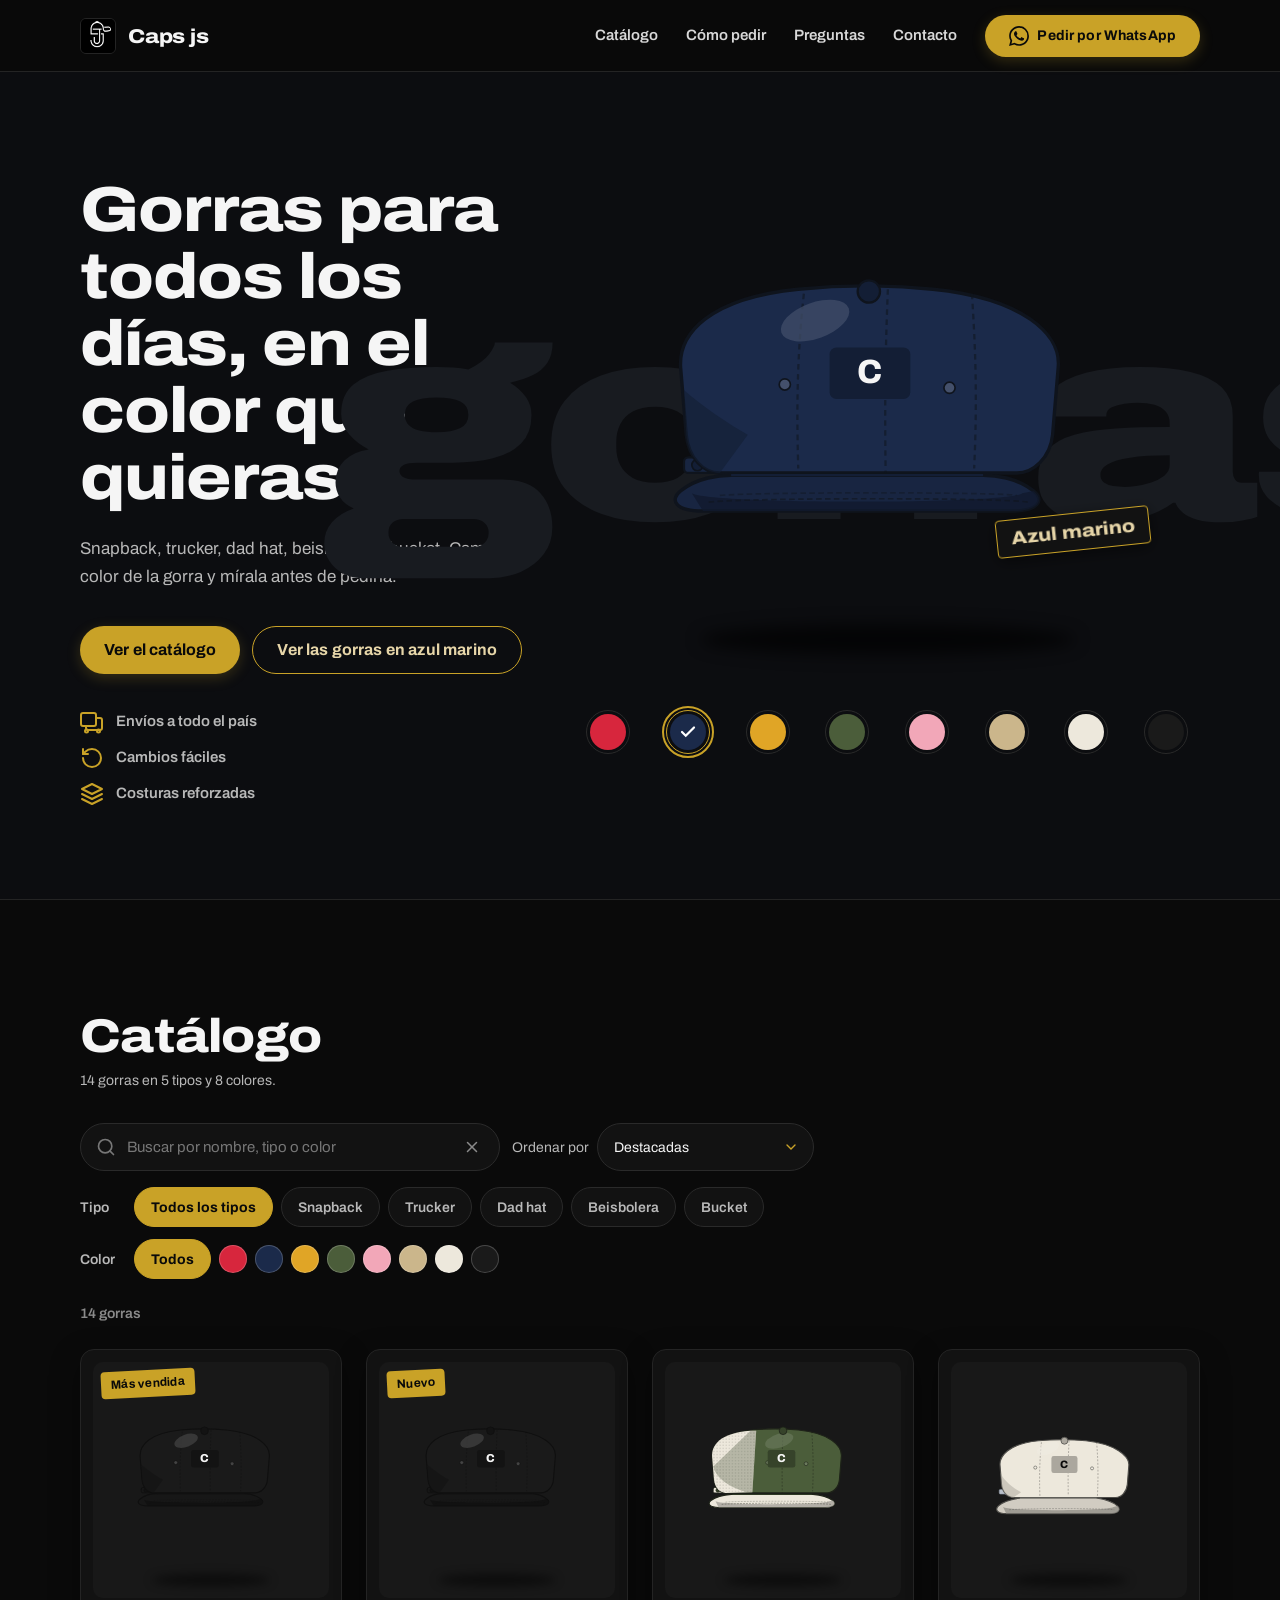
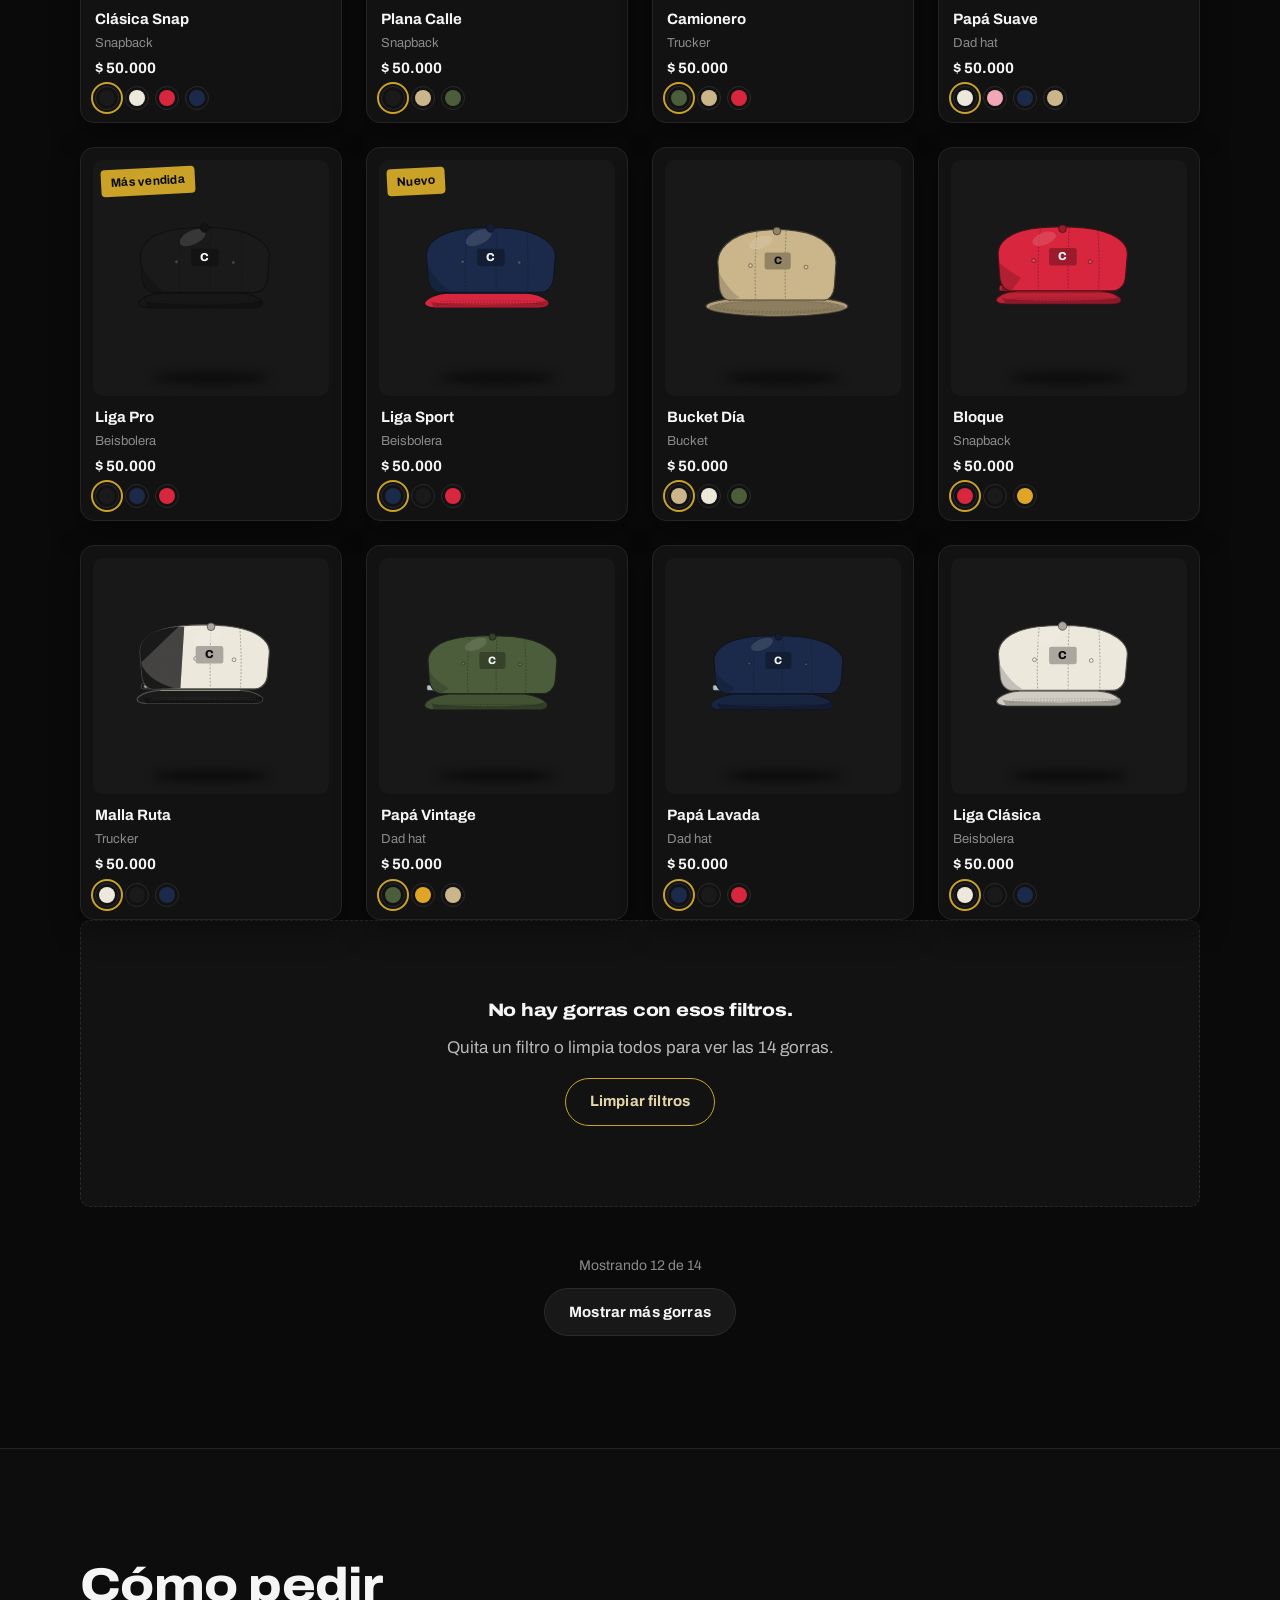
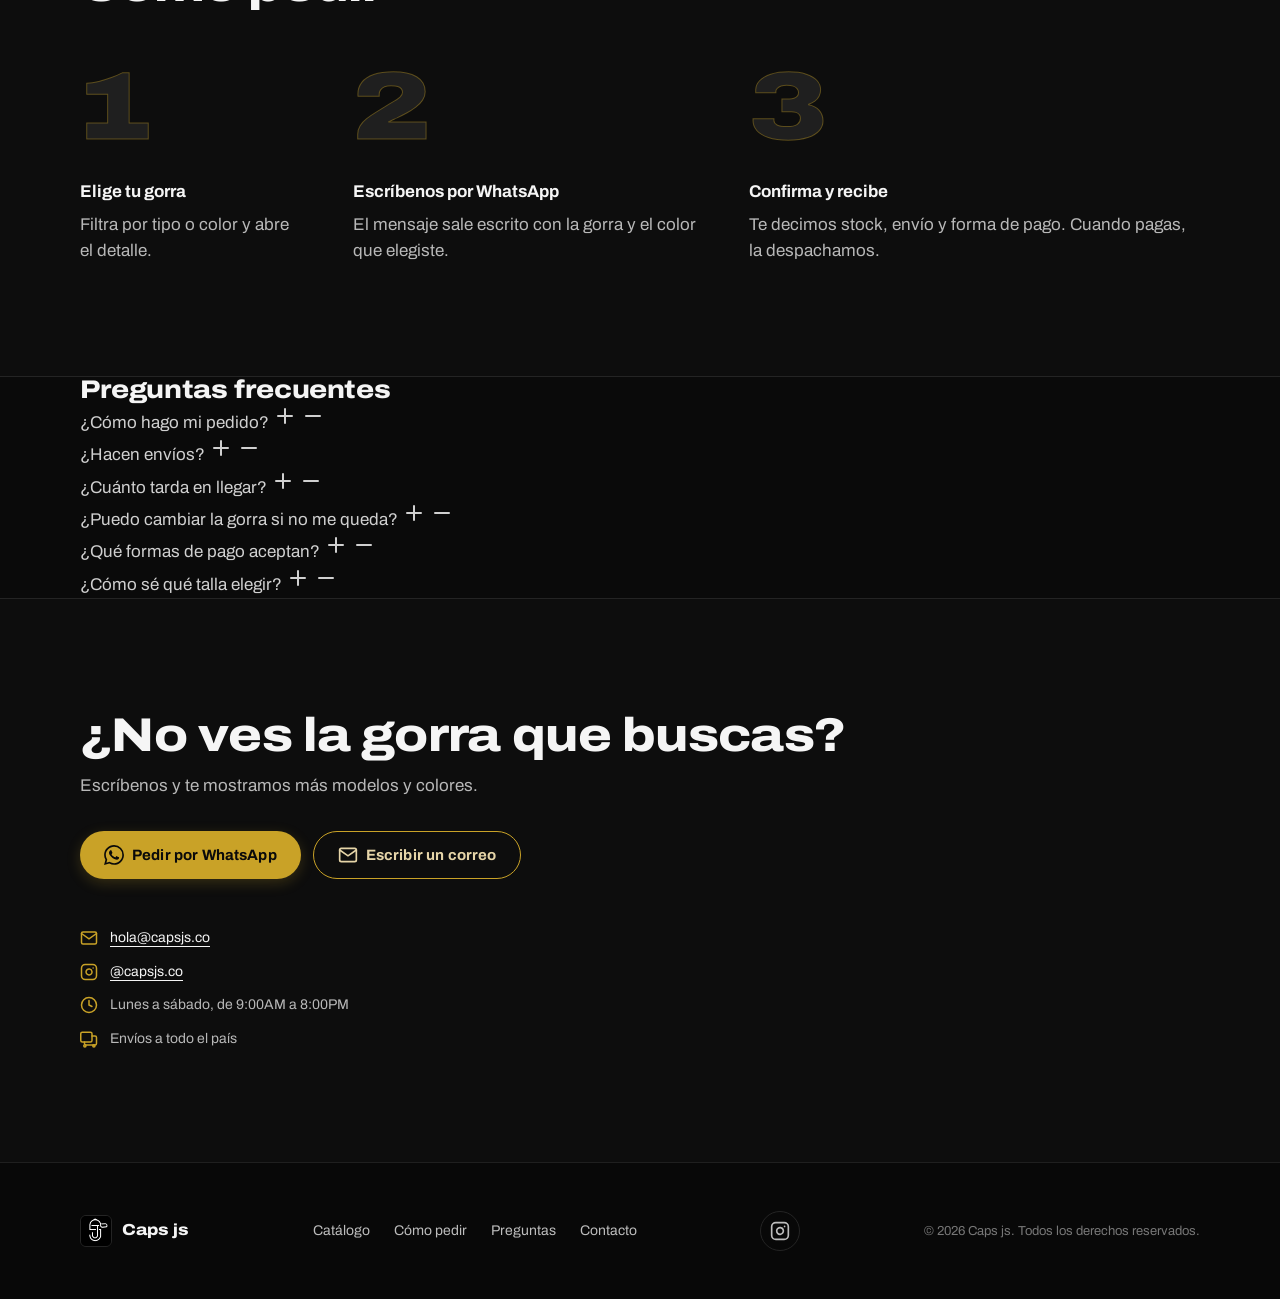
<file: index.html>
<!DOCTYPE html>
<html lang="es">
<head>
  <meta charset="UTF-8">
  <meta name="viewport" content="width=device-width, initial-scale=1">
  <title>Caps js: gorras snapback, trucker, dad hat y más</title>
  <meta name="description" content="Catálogo de gorras snapback, trucker, dad hat, beisbolera y bucket. Elige tu color, mira el detalle y pide por WhatsApp.">
  <meta name="theme-color" content="#0A0A0A">

  <!-- Canonical y SEO -->
  <link rel="canonical" href="">

  <!-- Open Graph -->
  <meta property="og:type" content="website">
  <meta property="og:title" content="Caps js: gorras snapback, trucker, dad hat y más">
  <meta property="og:description" content="Catálogo de gorras snapback, trucker, dad hat, beisbolera y bucket. Elige tu color, mira el detalle y pide por WhatsApp.">
  <meta property="og:url" content="">
  <meta property="og:image" content="assets/og-image.png">

  <!-- Twitter Card -->
  <meta name="twitter:card" content="summary_large_image">
  <meta name="twitter:title" content="Caps js: gorras snapback, trucker, dad hat y más">
  <meta name="twitter:description" content="Catálogo de gorras snapback, trucker, dad hat, beisbolera y bucket. Elige tu color, mira el detalle y pide por WhatsApp.">
  <meta name="twitter:image" content="assets/og-image.png">

  <!-- Favicon: logo de la marca -->
  <link rel="icon" href="assets/logo.jpg" type="image/jpeg">
  <link rel="apple-touch-icon" href="assets/logo.jpg">

  <!-- Google Fonts: Archivo variable -->
  <link rel="preconnect" href="https://fonts.googleapis.com">
  <link rel="preconnect" href="https://fonts.gstatic.com" crossorigin>
  <link href="https://fonts.googleapis.com/css2?family=Archivo:wdth,wght@62..125,100..900&display=swap" rel="stylesheet">

  <link rel="stylesheet" href="css/styles.css">
</head>
<body>

  <!-- Enlace de salto (visible solo al recibir foco) -->
  <a href="#catalogo" class="skip-link">Saltar al catálogo</a>

  <!-- ══════════════════════════════════════════════════════════════════════════
       ENCABEZADO
  ══════════════════════════════════════════════════════════════════════════ -->
  <header class="header" id="header">
    <div class="container header__inner">
      <!-- Logo -->
      <a href="#inicio" class="header__logo" aria-label="Caps js — inicio">
        <img class="header__logo-icon" src="assets/logo.jpg" alt="" aria-hidden="true" width="36" height="36">
        <span class="header__logo-text">Caps js</span>
      </a>

      <!-- Navegación escritorio -->
      <nav class="header__nav" aria-label="Principal">
        <a href="#catalogo" class="header__nav-link">Catálogo</a>
        <a href="#como-pedir" class="header__nav-link">Cómo pedir</a>
        <a href="#preguntas" class="header__nav-link">Preguntas</a>
        <a href="#contacto" class="header__nav-link">Contacto</a>
        <a href="#" class="btn btn--whatsapp header__cta" data-wa aria-label="Pedir por WhatsApp">
          <svg width="20" height="20" viewBox="0 0 24 24" fill="currentColor" aria-hidden="true">
            <path d="M17.472 14.382c-.297-.149-1.758-.867-2.03-.967-.273-.099-.471-.148-.67.15-.197.297-.767.966-.94 1.164-.173.199-.347.223-.644.075-.297-.15-1.255-.463-2.39-1.475-.883-.788-1.48-1.761-1.653-2.059-.173-.297-.018-.458.13-.606.134-.133.298-.347.446-.52.149-.174.198-.298.298-.497.099-.198.05-.371-.025-.52-.075-.149-.669-1.612-.916-2.207-.242-.579-.487-.5-.669-.51-.173-.008-.371-.01-.57-.01-.198 0-.52.074-.792.372-.272.297-1.04 1.016-1.04 2.479 0 1.462 1.065 2.875 1.213 3.074.149.198 2.096 3.2 5.077 4.487.709.306 1.262.489 1.694.625.712.227 1.36.195 1.871.118.571-.085 1.758-.719 2.006-1.413.248-.694.248-1.289.173-1.413-.074-.124-.272-.198-.57-.347m-5.421 7.403h-.004a9.87 9.87 0 01-5.031-1.378l-.361-.214-3.741.982.998-3.648-.235-.374a9.86 9.86 0 01-1.51-5.26c.001-5.45 4.436-9.884 9.888-9.884 2.64 0 5.122 1.03 6.988 2.898a9.825 9.825 0 012.893 6.994c-.003 5.45-4.437 9.884-9.885 9.884m8.413-18.297A11.815 11.815 0 0012.05 0C5.495 0 .16 5.335.157 11.892c0 2.096.547 4.142 1.588 5.945L.057 24l6.305-1.654a11.882 11.882 0 005.683 1.448h.005c6.554 0 11.89-5.335 11.893-11.893a11.821 11.821 0 00-3.48-8.413Z"/>
          </svg>
          Pedir por WhatsApp
        </a>
      </nav>

      <!-- Botón menú móvil -->
      <button class="header__menu-btn" id="menu-btn" aria-expanded="false" aria-controls="mobile-menu">
        <svg class="icon-menu" width="24" height="24" viewBox="0 0 24 24" fill="none"
          stroke="currentColor" stroke-width="2" stroke-linecap="round" aria-hidden="true">
          <line x1="3" y1="6" x2="21" y2="6"/>
          <line x1="3" y1="12" x2="21" y2="12"/>
          <line x1="3" y1="18" x2="21" y2="18"/>
        </svg>
        <span>Menú</span>
      </button>
    </div>

    <!-- Menú móvil (panel a pantalla completa) -->
    <div class="mobile-menu" id="mobile-menu" hidden>
      <div class="mobile-menu__inner">
        <button class="mobile-menu__close" id="menu-close">
          <svg width="24" height="24" viewBox="0 0 24 24" fill="none"
            stroke="currentColor" stroke-width="2" stroke-linecap="round" aria-hidden="true">
            <line x1="18" y1="6" x2="6" y2="18"/>
            <line x1="6" y1="6" x2="18" y2="18"/>
          </svg>
          Cerrar menú
        </button>
        <nav class="mobile-menu__nav" aria-label="Menú principal">
          <a href="#catalogo" class="mobile-menu__link">Catálogo</a>
          <a href="#como-pedir" class="mobile-menu__link">Cómo pedir</a>
          <a href="#preguntas" class="mobile-menu__link">Preguntas</a>
          <a href="#contacto" class="mobile-menu__link">Contacto</a>
        </nav>
        <a href="#" class="btn btn--whatsapp mobile-menu__wa" data-wa>
          <svg width="20" height="20" viewBox="0 0 24 24" fill="currentColor" aria-hidden="true">
            <path d="M17.472 14.382c-.297-.149-1.758-.867-2.03-.967-.273-.099-.471-.148-.67.15-.197.297-.767.966-.94 1.164-.173.199-.347.223-.644.075-.297-.15-1.255-.463-2.39-1.475-.883-.788-1.48-1.761-1.653-2.059-.173-.297-.018-.458.13-.606.134-.133.298-.347.446-.52.149-.174.198-.298.298-.497.099-.198.05-.371-.025-.52-.075-.149-.669-1.612-.916-2.207-.242-.579-.487-.5-.669-.51-.173-.008-.371-.01-.57-.01-.198 0-.52.074-.792.372-.272.297-1.04 1.016-1.04 2.479 0 1.462 1.065 2.875 1.213 3.074.149.198 2.096 3.2 5.077 4.487.709.306 1.262.489 1.694.625.712.227 1.36.195 1.871.118.571-.085 1.758-.719 2.006-1.413.248-.694.248-1.289.173-1.413-.074-.124-.272-.198-.57-.347m-5.421 7.403h-.004a9.87 9.87 0 01-5.031-1.378l-.361-.214-3.741.982.998-3.648-.235-.374a9.86 9.86 0 01-1.51-5.26c.001-5.45 4.436-9.884 9.888-9.884 2.64 0 5.122 1.03 6.988 2.898a9.825 9.825 0 012.893 6.994c-.003 5.45-4.437 9.884-9.885 9.884m8.413-18.297A11.815 11.815 0 0012.05 0C5.495 0 .16 5.335.157 11.892c0 2.096.547 4.142 1.588 5.945L.057 24l6.305-1.654a11.882 11.882 0 005.683 1.448h.005c6.554 0 11.89-5.335 11.893-11.893a11.821 11.821 0 00-3.48-8.413Z"/>
          </svg>
          Pedir por WhatsApp
        </a>
      </div>
    </div>
  </header>

  <!-- ══════════════════════════════════════════════════════════════════════════
       CONTENIDO PRINCIPAL
  ══════════════════════════════════════════════════════════════════════════ -->
  <main id="contenido">

    <!-- ─── INICIO INTERACTIVO ──────────────────────────────────────────────── -->
    <section class="hero" id="inicio" aria-label="Inicio">
      <div class="container hero__container">

        <!-- Columna izquierda: textos -->
        <div class="hero__content">
          <h1 class="hero__title">Gorras para todos los días, en el color que quieras.</h1>
          <p class="hero__sub">Snapback, trucker, dad hat, beisbolera y bucket. Cambia el color de la gorra y mírala antes de pedirla.</p>
          <div class="hero__ctas">
            <a href="#catalogo" class="btn btn--primary hero__btn-main">Ver el catálogo</a>
            <a href="#catalogo" class="btn btn--secondary hero__btn-color" id="hero-color-btn">Ver las gorras en rojo</a>
          </div>
          <ul class="hero__trust">
            <li class="hero__trust-item">
              <svg width="24" height="24" viewBox="0 0 24 24" fill="none" stroke="currentColor"
                stroke-width="2" stroke-linecap="round" stroke-linejoin="round" aria-hidden="true">
                <rect x="1" y="3" width="15" height="13" rx="2"/>
                <path d="M16 8h4a2 2 0 012 2v8a2 2 0 01-2 2H8a2 2 0 01-2-2v-2"/>
                <circle cx="6.5" cy="21" r="1.5"/>
                <circle cx="18.5" cy="21" r="1.5"/>
              </svg>
              Envíos a todo el país
            </li>
            <li class="hero__trust-item">
              <svg width="24" height="24" viewBox="0 0 24 24" fill="none" stroke="currentColor"
                stroke-width="2" stroke-linecap="round" stroke-linejoin="round" aria-hidden="true">
                <path d="M3 12a9 9 0 1 0 9-9 9.75 9.75 0 0 0-6.74 2.74L3 8"/>
                <path d="M3 3v5h5"/>
              </svg>
              Cambios fáciles
            </li>
            <li class="hero__trust-item">
              <svg width="24" height="24" viewBox="0 0 24 24" fill="none" stroke="currentColor"
                stroke-width="2" stroke-linecap="round" stroke-linejoin="round" aria-hidden="true">
                <path d="M12 2L2 7l10 5 10-5-10-5zM2 17l10 5 10-5M2 12l10 5 10-5"/>
              </svg>
              Costuras reforzadas
            </li>
          </ul>
        </div>

        <!-- Columna derecha: escenario + selector -->
        <div class="hero__right">
          <!-- Escenario: JS inyecta la gorra y la palabra gigante -->
          <div class="hero__stage" id="hero-stage">
            <!-- La palabra 'gorras', la sombra y el botón de la gorra los inyecta app.js -->
          </div>
          <!-- Selector de colores: JS lo construye -->
          <div class="hero__picker" id="hero-picker">
            <!-- JS inyecta el radiogroup -->
          </div>
          <p class="hero__hint" id="hero-hint" hidden>Toca la gorra o elige un color</p>
        </div>

      </div>
    </section>

    <!-- ─── CATÁLOGO ────────────────────────────────────────────────────────── -->
    <section class="catalog" id="catalogo" aria-label="Catálogo de gorras">
      <div class="container">
        <h2 class="catalog__title" tabindex="-1">Catálogo</h2>
        <p class="catalog__summary" id="catalog-summary">14 gorras en 5 tipos y 8 colores.</p>

        <!-- Filtros -->
        <div class="filters" id="filters">
          <!-- Búsqueda y orden -->
          <div class="filters__top">
            <div class="filters__search-wrap">
              <label for="search-input" class="visually-hidden">Buscar gorras</label>
              <svg class="filters__search-icon" width="20" height="20" viewBox="0 0 24 24" fill="none"
                stroke="currentColor" stroke-width="2" stroke-linecap="round" aria-hidden="true">
                <circle cx="11" cy="11" r="8"/>
                <path d="M21 21l-4.35-4.35"/>
              </svg>
              <input type="search" id="search-input" class="filters__search" placeholder="Buscar por nombre, tipo o color" autocomplete="off">
              <button class="filters__clear-search" id="clear-search" hidden aria-label="Borrar búsqueda">
                <svg width="18" height="18" viewBox="0 0 24 24" fill="none" stroke="currentColor"
                  stroke-width="2" stroke-linecap="round" aria-hidden="true">
                  <line x1="18" y1="6" x2="6" y2="18"/><line x1="6" y1="6" x2="18" y2="18"/>
                </svg>
              </button>
            </div>
            <div class="filters__sort-wrap">
              <label for="sort-select" class="filters__sort-label">Ordenar por</label>
              <select id="sort-select" class="filters__sort">
                <option value="destacadas">Destacadas</option>
                <option value="nuevas">Más nuevas</option>
                <option value="precio-asc">Precio: de menor a mayor</option>
                <option value="precio-desc">Precio: de mayor a menor</option>
                <option value="nombre">Nombre: de A a Z</option>
              </select>
            </div>
          </div>

          <!-- Filtro por tipo -->
          <div class="filters__row">
            <span class="filters__label">Tipo</span>
            <div class="filters__chips-wrap">
              <div class="filters__chips" id="type-filters" role="group" aria-label="Filtrar por tipo">
                <button class="chip chip--active" data-type="" aria-pressed="true">Todos los tipos</button>
                <button class="chip" data-type="snapback" aria-pressed="false">Snapback</button>
                <button class="chip" data-type="trucker" aria-pressed="false">Trucker</button>
                <button class="chip" data-type="dad" aria-pressed="false">Dad hat</button>
                <button class="chip" data-type="beisbolera" aria-pressed="false">Beisbolera</button>
                <button class="chip" data-type="bucket" aria-pressed="false">Bucket</button>
              </div>
            </div>
          </div>

          <!-- Filtro por color -->
          <div class="filters__row">
            <span class="filters__label">Color</span>
            <div class="filters__chips-wrap">
              <div class="filters__colors" id="color-filters" role="radiogroup" aria-label="Color">
                <button class="chip chip--active" data-color="" aria-pressed="true" role="radio" aria-checked="true">Todos</button>
                <!-- JS inyecta las 8 muestras de color -->
              </div>
            </div>
            <button class="btn-text filters__clear" id="clear-filters" hidden>Limpiar filtros</button>
          </div>
        </div>

        <!-- Contador de resultados -->
        <p class="catalog__count" id="catalog-count" role="status" aria-live="polite">14 gorras</p>

        <!-- Cuadrícula de productos -->
        <ul class="product-grid" id="product-grid" aria-label="Gorras">
          <!-- JS renderiza las tarjetas -->
        </ul>

        <!-- Estado sin resultados -->
        <div class="no-results" id="no-results" hidden>
          <h3 class="no-results__title">No hay gorras con esos filtros.</h3>
          <p class="no-results__text" id="no-results-text">Quita un filtro o limpia todos para ver las 14 gorras.</p>
          <button class="btn btn--secondary" id="no-results-clear">Limpiar filtros</button>
        </div>

        <!-- Paginación -->
        <div class="pagination" id="pagination" hidden>
          <p class="pagination__info" id="pagination-info">Mostrando 12 de 14</p>
          <button class="btn btn--secondary pagination__btn" id="load-more">Mostrar más gorras</button>
        </div>
      </div>
    </section>

    <!-- ─── CÓMO PEDIR ───────────────────────────────────────────────────────── -->
    <section class="how-to" id="como-pedir" aria-label="Cómo pedir">
      <div class="container">
        <h2 class="how-to__title">Cómo pedir</h2>
        <ol class="how-to__steps">
          <li class="how-to__step">
            <span class="how-to__num" aria-hidden="true">1</span>
            <div class="how-to__text">
              <strong class="how-to__step-title">Elige tu gorra</strong>
              <p>Filtra por tipo o color y abre el detalle.</p>
            </div>
          </li>
          <li class="how-to__step">
            <span class="how-to__num" aria-hidden="true">2</span>
            <div class="how-to__text">
              <strong class="how-to__step-title">Escríbenos por WhatsApp</strong>
              <p>El mensaje sale escrito con la gorra y el color que elegiste.</p>
            </div>
          </li>
          <li class="how-to__step">
            <span class="how-to__num" aria-hidden="true">3</span>
            <div class="how-to__text">
              <strong class="how-to__step-title">Confirma y recibe</strong>
              <p>Te decimos stock, envío y forma de pago. Cuando pagas, la despachamos.</p>
            </div>
          </li>
        </ol>
      </div>
    </section>

    <!-- ─── PREGUNTAS FRECUENTES ─────────────────────────────────────────────── -->
    <section class="faq" id="preguntas" aria-label="Preguntas frecuentes">
      <div class="container">
        <h2 class="faq__title">Preguntas frecuentes</h2>
        <div class="faq__list">

          <details class="faq__item" name="faq">
            <summary class="faq__question">
              ¿Cómo hago mi pedido?
              <svg class="faq__icon faq__icon--plus" width="24" height="24" viewBox="0 0 24 24" fill="none"
                stroke="currentColor" stroke-width="2" stroke-linecap="round" aria-hidden="true">
                <line x1="12" y1="5" x2="12" y2="19"/><line x1="5" y1="12" x2="19" y2="12"/>
              </svg>
              <svg class="faq__icon faq__icon--minus" width="24" height="24" viewBox="0 0 24 24" fill="none"
                stroke="currentColor" stroke-width="2" stroke-linecap="round" aria-hidden="true">
                <line x1="5" y1="12" x2="19" y2="12"/>
              </svg>
            </summary>
            <p class="faq__answer">Elige tu gorra y su color, toca "Pedir por WhatsApp" y te respondemos con el stock, el valor del envío y las formas de pago.</p>
          </details>

          <details class="faq__item" name="faq">
            <summary class="faq__question">
              ¿Hacen envíos?
              <svg class="faq__icon faq__icon--plus" width="24" height="24" viewBox="0 0 24 24" fill="none"
                stroke="currentColor" stroke-width="2" stroke-linecap="round" aria-hidden="true">
                <line x1="12" y1="5" x2="12" y2="19"/><line x1="5" y1="12" x2="19" y2="12"/>
              </svg>
              <svg class="faq__icon faq__icon--minus" width="24" height="24" viewBox="0 0 24 24" fill="none"
                stroke="currentColor" stroke-width="2" stroke-linecap="round" aria-hidden="true">
                <line x1="5" y1="12" x2="19" y2="12"/>
              </svg>
            </summary>
            <p class="faq__answer">Sí, enviamos a todo el país. El valor y el tiempo dependen de tu ciudad y te los confirmamos por WhatsApp antes de que pagues.</p>
          </details>

          <details class="faq__item" name="faq">
            <summary class="faq__question">
              ¿Cuánto tarda en llegar?
              <svg class="faq__icon faq__icon--plus" width="24" height="24" viewBox="0 0 24 24" fill="none"
                stroke="currentColor" stroke-width="2" stroke-linecap="round" aria-hidden="true">
                <line x1="12" y1="5" x2="12" y2="19"/><line x1="5" y1="12" x2="19" y2="12"/>
              </svg>
              <svg class="faq__icon faq__icon--minus" width="24" height="24" viewBox="0 0 24 24" fill="none"
                stroke="currentColor" stroke-width="2" stroke-linecap="round" aria-hidden="true">
                <line x1="5" y1="12" x2="19" y2="12"/>
              </svg>
            </summary>
            <p class="faq__answer">Entre 2 y 5 días hábiles después de confirmar el pago.</p>
          </details>

          <details class="faq__item" name="faq">
            <summary class="faq__question">
              ¿Puedo cambiar la gorra si no me queda?
              <svg class="faq__icon faq__icon--plus" width="24" height="24" viewBox="0 0 24 24" fill="none"
                stroke="currentColor" stroke-width="2" stroke-linecap="round" aria-hidden="true">
                <line x1="12" y1="5" x2="12" y2="19"/><line x1="5" y1="12" x2="19" y2="12"/>
              </svg>
              <svg class="faq__icon faq__icon--minus" width="24" height="24" viewBox="0 0 24 24" fill="none"
                stroke="currentColor" stroke-width="2" stroke-linecap="round" aria-hidden="true">
                <line x1="5" y1="12" x2="19" y2="12"/>
              </svg>
            </summary>
            <p class="faq__answer">Sí. Tienes 15 días para cambiarla si está sin usar y con su etiqueta.</p>
          </details>

          <details class="faq__item" name="faq">
            <summary class="faq__question">
              ¿Qué formas de pago aceptan?
              <svg class="faq__icon faq__icon--plus" width="24" height="24" viewBox="0 0 24 24" fill="none"
                stroke="currentColor" stroke-width="2" stroke-linecap="round" aria-hidden="true">
                <line x1="12" y1="5" x2="12" y2="19"/><line x1="5" y1="12" x2="19" y2="12"/>
              </svg>
              <svg class="faq__icon faq__icon--minus" width="24" height="24" viewBox="0 0 24 24" fill="none"
                stroke="currentColor" stroke-width="2" stroke-linecap="round" aria-hidden="true">
                <line x1="5" y1="12" x2="19" y2="12"/>
              </svg>
            </summary>
            <p class="faq__answer">Transferencia, tarjeta y pago contra entrega en ciudades seleccionadas.</p>
          </details>

          <details class="faq__item" name="faq">
            <summary class="faq__question">
              ¿Cómo sé qué talla elegir?
              <svg class="faq__icon faq__icon--plus" width="24" height="24" viewBox="0 0 24 24" fill="none"
                stroke="currentColor" stroke-width="2" stroke-linecap="round" aria-hidden="true">
                <line x1="12" y1="5" x2="12" y2="19"/><line x1="5" y1="12" x2="19" y2="12"/>
              </svg>
              <svg class="faq__icon faq__icon--minus" width="24" height="24" viewBox="0 0 24 24" fill="none"
                stroke="currentColor" stroke-width="2" stroke-linecap="round" aria-hidden="true">
                <line x1="5" y1="12" x2="19" y2="12"/>
              </svg>
            </summary>
            <p class="faq__answer">Las snapback, trucker y dad hat son de talla única ajustable (de 54 a 60 cm). Las beisbolera y las bucket vienen en S/M y L/XL: mide con una cinta métrica el contorno de tu cabeza, justo por encima de las cejas.</p>
          </details>

        </div>
      </div>
    </section>

    <!-- ─── CONTACTO ──────────────────────────────────────────────────────────── -->
    <section class="contact" id="contacto" aria-label="Contacto">
      <div class="container">
        <h2 class="contact__title">¿No ves la gorra que buscas?</h2>
        <p class="contact__sub">Escríbenos y te mostramos más modelos y colores.</p>
        <div class="contact__ctas">
          <a href="#" class="btn btn--whatsapp" data-wa>
            <svg width="20" height="20" viewBox="0 0 24 24" fill="currentColor" aria-hidden="true">
              <path d="M17.472 14.382c-.297-.149-1.758-.867-2.03-.967-.273-.099-.471-.148-.67.15-.197.297-.767.966-.94 1.164-.173.199-.347.223-.644.075-.297-.15-1.255-.463-2.39-1.475-.883-.788-1.48-1.761-1.653-2.059-.173-.297-.018-.458.13-.606.134-.133.298-.347.446-.52.149-.174.198-.298.298-.497.099-.198.05-.371-.025-.52-.075-.149-.669-1.612-.916-2.207-.242-.579-.487-.5-.669-.51-.173-.008-.371-.01-.57-.01-.198 0-.52.074-.792.372-.272.297-1.04 1.016-1.04 2.479 0 1.462 1.065 2.875 1.213 3.074.149.198 2.096 3.2 5.077 4.487.709.306 1.262.489 1.694.625.712.227 1.36.195 1.871.118.571-.085 1.758-.719 2.006-1.413.248-.694.248-1.289.173-1.413-.074-.124-.272-.198-.57-.347m-5.421 7.403h-.004a9.87 9.87 0 01-5.031-1.378l-.361-.214-3.741.982.998-3.648-.235-.374a9.86 9.86 0 01-1.51-5.26c.001-5.45 4.436-9.884 9.888-9.884 2.64 0 5.122 1.03 6.988 2.898a9.825 9.825 0 012.893 6.994c-.003 5.45-4.437 9.884-9.885 9.884m8.413-18.297A11.815 11.815 0 0012.05 0C5.495 0 .16 5.335.157 11.892c0 2.096.547 4.142 1.588 5.945L.057 24l6.305-1.654a11.882 11.882 0 005.683 1.448h.005c6.554 0 11.89-5.335 11.893-11.893a11.821 11.821 0 00-3.48-8.413Z"/>
            </svg>
            Pedir por WhatsApp
          </a>
          <a href="#" class="btn btn--secondary btn--light" data-mail>
            <svg width="20" height="20" viewBox="0 0 24 24" fill="none" stroke="currentColor"
              stroke-width="2" stroke-linecap="round" aria-hidden="true">
              <path d="M4 4h16c1.1 0 2 .9 2 2v12c0 1.1-.9 2-2 2H4c-1.1 0-2-.9-2-2V6c0-1.1.9-2 2-2z"/>
              <polyline points="22,6 12,13 2,6"/>
            </svg>
            Escribir un correo
          </a>
        </div>
        <ul class="contact__info">
          <li class="contact__info-item">
            <svg width="18" height="18" viewBox="0 0 24 24" fill="none" stroke="currentColor"
              stroke-width="2" stroke-linecap="round" aria-hidden="true">
              <path d="M4 4h16c1.1 0 2 .9 2 2v12c0 1.1-.9 2-2 2H4c-1.1 0-2-.9-2-2V6c0-1.1.9-2 2-2z"/>
              <polyline points="22,6 12,13 2,6"/>
            </svg>
            <a href="#" class="contact__link" data-mail id="contact-email-link">hola@capsjs.co</a>
          </li>
          <li class="contact__info-item" id="contact-ig-item">
            <svg width="18" height="18" viewBox="0 0 24 24" fill="none" stroke="currentColor"
              stroke-width="2" stroke-linecap="round" aria-hidden="true">
              <rect x="2" y="2" width="20" height="20" rx="5" ry="5"/>
              <path d="M16 11.37A4 4 0 1 1 12.63 8 4 4 0 0 1 16 11.37z"/>
              <line x1="17.5" y1="6.5" x2="17.51" y2="6.5"/>
            </svg>
            <a href="#" class="contact__link" data-ig target="_blank" rel="noopener noreferrer">@capsjs.co</a>
          </li>
          <li class="contact__info-item">
            <svg width="18" height="18" viewBox="0 0 24 24" fill="none" stroke="currentColor"
              stroke-width="2" stroke-linecap="round" aria-hidden="true">
              <circle cx="12" cy="12" r="10"/>
              <polyline points="12 6 12 12 16 14"/>
            </svg>
            <span id="contact-horario">Lunes a sábado, de 9:00AM a 8:00PM</span>
          </li>
          <li class="contact__info-item">
            <svg width="18" height="18" viewBox="0 0 24 24" fill="none" stroke="currentColor"
              stroke-width="2" stroke-linecap="round" aria-hidden="true">
              <rect x="1" y="3" width="15" height="13" rx="2"/>
              <path d="M16 8h4a2 2 0 012 2v8a2 2 0 01-2 2H8a2 2 0 01-2-2v-2"/>
              <circle cx="6.5" cy="21" r="1.5"/>
              <circle cx="18.5" cy="21" r="1.5"/>
            </svg>
            <span id="contact-cobertura">Envíos a todo el país</span>
          </li>
        </ul>
      </div>
    </section>

  </main>

  <!-- ══════════════════════════════════════════════════════════════════════════
       PIE DE PÁGINA
  ══════════════════════════════════════════════════════════════════════════ -->
  <footer class="footer" role="contentinfo">
    <div class="container footer__inner">
      <a href="#inicio" class="footer__logo" aria-label="Caps js — inicio">
        <img class="footer__logo-icon" src="assets/logo.jpg" alt="" aria-hidden="true" width="32" height="32">
        <span>Caps js</span>
      </a>
      <nav class="footer__nav" aria-label="Pie de página">
        <a href="#catalogo" class="footer__link">Catálogo</a>
        <a href="#como-pedir" class="footer__link">Cómo pedir</a>
        <a href="#preguntas" class="footer__link">Preguntas</a>
        <a href="#contacto" class="footer__link">Contacto</a>
      </nav>
      <div class="footer__social">
        <a href="#" data-ig class="footer__social-link" target="_blank" rel="noopener noreferrer" aria-label="Instagram de Caps js" id="footer-ig">
          <svg width="20" height="20" viewBox="0 0 24 24" fill="none" stroke="currentColor"
            stroke-width="2" stroke-linecap="round" aria-hidden="true">
            <rect x="2" y="2" width="20" height="20" rx="5" ry="5"/>
            <path d="M16 11.37A4 4 0 1 1 12.63 8 4 4 0 0 1 16 11.37z"/>
            <line x1="17.5" y1="6.5" x2="17.51" y2="6.5"/>
          </svg>
        </a>
      </div>
      <p class="footer__copy">© <span id="footer-year">2026</span> Caps js. Todos los derechos reservados.</p>
    </div>
  </footer>

  <!-- ══════════════════════════════════════════════════════════════════════════
       MODAL DE DETALLE
  ══════════════════════════════════════════════════════════════════════════ -->
  <dialog class="product-dialog" id="product-dialog" aria-labelledby="dialog-title">
    <div class="product-dialog__inner">
      <!-- Columna izquierda: imagen -->
      <div class="product-dialog__left">
        <div class="product-dialog__stage" id="dialog-stage">
          <!-- JS inyecta la gorra -->
        </div>
        <div class="product-dialog__nav">
          <button class="product-dialog__nav-btn" id="dialog-prev" aria-label="Gorra anterior">
            <svg width="24" height="24" viewBox="0 0 24 24" fill="none" stroke="currentColor"
              stroke-width="2" stroke-linecap="round" aria-hidden="true">
              <polyline points="15 18 9 12 15 6"/>
            </svg>
          </button>
          <span class="product-dialog__nav-pos" id="dialog-pos" aria-live="polite">1 de 14</span>
          <button class="product-dialog__nav-btn" id="dialog-next" aria-label="Gorra siguiente">
            <svg width="24" height="24" viewBox="0 0 24 24" fill="none" stroke="currentColor"
              stroke-width="2" stroke-linecap="round" aria-hidden="true">
              <polyline points="9 18 15 12 9 6"/>
            </svg>
          </button>
        </div>
      </div>

      <!-- Columna derecha: contenido -->
      <div class="product-dialog__right" id="dialog-content">
        <!-- JS inyecta el contenido -->
      </div>

      <!-- Botón cerrar -->
      <button class="product-dialog__close" id="dialog-close" aria-label="Cerrar">
        <svg width="24" height="24" viewBox="0 0 24 24" fill="none" stroke="currentColor"
          stroke-width="2" stroke-linecap="round" aria-hidden="true">
          <line x1="18" y1="6" x2="6" y2="18"/><line x1="6" y1="6" x2="18" y2="18"/>
        </svg>
      </button>
    </div>

    <!-- Barra inferior fija (móvil) -->
    <div class="product-dialog__bar" id="dialog-bar">
      <span class="product-dialog__bar-price" id="dialog-bar-price"></span>
      <a href="#" class="btn btn--whatsapp product-dialog__bar-wa" id="dialog-bar-wa">
        <svg width="18" height="18" viewBox="0 0 24 24" fill="currentColor" aria-hidden="true">
          <path d="M17.472 14.382c-.297-.149-1.758-.867-2.03-.967-.273-.099-.471-.148-.67.15-.197.297-.767.966-.94 1.164-.173.199-.347.223-.644.075-.297-.15-1.255-.463-2.39-1.475-.883-.788-1.48-1.761-1.653-2.059-.173-.297-.018-.458.13-.606.134-.133.298-.347.446-.52.149-.174.198-.298.298-.497.099-.198.05-.371-.025-.52-.075-.149-.669-1.612-.916-2.207-.242-.579-.487-.5-.669-.51-.173-.008-.371-.01-.57-.01-.198 0-.52.074-.792.372-.272.297-1.04 1.016-1.04 2.479 0 1.462 1.065 2.875 1.213 3.074.149.198 2.096 3.2 5.077 4.487.709.306 1.262.489 1.694.625.712.227 1.36.195 1.871.118.571-.085 1.758-.719 2.006-1.413.248-.694.248-1.289.173-1.413-.074-.124-.272-.198-.57-.347m-5.421 7.403h-.004a9.87 9.87 0 01-5.031-1.378l-.361-.214-3.741.982.998-3.648-.235-.374a9.86 9.86 0 01-1.51-5.26c.001-5.45 4.436-9.884 9.888-9.884 2.64 0 5.122 1.03 6.988 2.898a9.825 9.825 0 012.893 6.994c-.003 5.45-4.437 9.884-9.885 9.884m8.413-18.297A11.815 11.815 0 0012.05 0C5.495 0 .16 5.335.157 11.892c0 2.096.547 4.142 1.588 5.945L.057 24l6.305-1.654a11.882 11.882 0 005.683 1.448h.005c6.554 0 11.89-5.335 11.893-11.893a11.821 11.821 0 00-3.48-8.413Z"/>
        </svg>
        Pedir por WhatsApp
      </a>
    </div>
  </dialog>

  <!-- Botón flotante de WhatsApp -->
  <a href="#" class="fab-wa" id="fab-wa" data-wa aria-label="Pedir por WhatsApp" hidden>
    <svg width="28" height="28" viewBox="0 0 24 24" fill="currentColor" aria-hidden="true">
      <path d="M17.472 14.382c-.297-.149-1.758-.867-2.03-.967-.273-.099-.471-.148-.67.15-.197.297-.767.966-.94 1.164-.173.199-.347.223-.644.075-.297-.15-1.255-.463-2.39-1.475-.883-.788-1.48-1.761-1.653-2.059-.173-.297-.018-.458.13-.606.134-.133.298-.347.446-.52.149-.174.198-.298.298-.497.099-.198.05-.371-.025-.52-.075-.149-.669-1.612-.916-2.207-.242-.579-.487-.5-.669-.51-.173-.008-.371-.01-.57-.01-.198 0-.52.074-.792.372-.272.297-1.04 1.016-1.04 2.479 0 1.462 1.065 2.875 1.213 3.074.149.198 2.096 3.2 5.077 4.487.709.306 1.262.489 1.694.625.712.227 1.36.195 1.871.118.571-.085 1.758-.719 2.006-1.413.248-.694.248-1.289.173-1.413-.074-.124-.272-.198-.57-.347m-5.421 7.403h-.004a9.87 9.87 0 01-5.031-1.378l-.361-.214-3.741.982.998-3.648-.235-.374a9.86 9.86 0 01-1.51-5.26c.001-5.45 4.436-9.884 9.888-9.884 2.64 0 5.122 1.03 6.988 2.898a9.825 9.825 0 012.893 6.994c-.003 5.45-4.437 9.884-9.885 9.884m8.413-18.297A11.815 11.815 0 0012.05 0C5.495 0 .16 5.335.157 11.892c0 2.096.547 4.142 1.588 5.945L.057 24l6.305-1.654a11.882 11.882 0 005.683 1.448h.005c6.554 0 11.89-5.335 11.893-11.893a11.821 11.821 0 00-3.48-8.413Z"/>
    </svg>
  </a>

  <!-- Sin JavaScript -->
  <noscript>
    <div style="position:fixed;inset:0;background:#0A0A0A;display:flex;align-items:center;justify-content:center;padding:24px;z-index:9999;font-family:system-ui,sans-serif;text-align:center">
      <div>
        <p style="font-size:1.125rem;color:#F5F5F5;margin-bottom:16px">Este catálogo necesita JavaScript. Escríbenos por WhatsApp y te enviamos las fotos.</p>
        <a href="https://wa.me/573108373303" style="display:inline-block;background:#C9A227;color:#0A0A0A;padding:14px 28px;border-radius:999px;font-weight:700;text-decoration:none">Pedir por WhatsApp</a>
      </div>
    </div>
  </noscript>

  <!-- Scripts (defer, en orden de dependencia) -->
  <script src="js/config.js" defer></script>
  <script src="js/data.js" defer></script>
  <script src="js/cap-svg.js" defer></script>
  <script src="js/app.js" defer></script>

</body>
</html>
</file>
<file: css/styles.css>
/* css/styles.css — Catálogo de gorras Caps js
   Rediseño Dark Premium: Estilo Negro, Elegante, Moderno y Profesional
   Paleta: #0A0A0A (Principal) | #121212 (Cards/Paneles) | #181818 (Internos) | #C9A227 (Dorado Acento)
   Mobile-first con min-width. */

/* ═══════════════════════════════════════════════════════════════════════════
   @property: variables de color animables del inicio
   Transición suave adaptada a la atmósfera oscura de lujo.
══════════════════════════════════════════════════════════════════════════ */
@property --cap-main        { syntax: '<color>'; inherits: true; initial-value: #D7263D; }
@property --cap-shade       { syntax: '<color>'; inherits: true; initial-value: #961928; }
@property --cap-light       { syntax: '<color>'; inherits: true; initial-value: #e65269; }
@property --cap-outline     { syntax: '<color>'; inherits: true; initial-value: #0A0A0A; }
@property --cap-visor       { syntax: '<color>'; inherits: true; initial-value: #c42336; }
@property --cap-visor-shade { syntax: '<color>'; inherits: true; initial-value: #7c1522; }
@property --cap-detail      { syntax: '<color>'; inherits: true; initial-value: #F5F5F5; }
@property --hero-bg         { syntax: '<color>'; inherits: true; initial-value: #140C0E; }
@property --hero-word       { syntax: '<color>'; inherits: true; initial-value: #181818; }

/* ═══════════════════════════════════════════════════════════════════════════
   TOKENS DE DISEÑO — Variables CSS globales en :root
══════════════════════════════════════════════════════════════════════════ */
:root {
  /* Fondos (Jerarquía de profundidad) */
  --bg-deep:        #0A0A0A;  /* Fondo general de la página / Body */
  --bg-section:     #0D0D0D;  /* Secciones alternas para crear contraste */
  --bg-card:        #121212;  /* Tarjetas, paneles, contenedores y modales */
  --bg-inner:       #181818;  /* Escenarios de producto, inputs y bloques internos */
  --bg-footer:      #080808;  /* Pie de página ultramate */

  /* Bordes y separadores */
  --border-subtle:  #242424;  /* Bordes de tarjetas y líneas divisorias discretas */
  --border-active:  #2A2A2A;  /* Bordes de inputs, chips inactivos y separadores */
  --border-gold:    rgba(201, 162, 39, 0.45);

  /* Textos y jerarquía tipográfica */
  --text-primary:   #F5F5F5;  /* Títulos, encabezados e información crítica */
  --text-body:      #D0D0D0;  /* Párrafos y bloques de lectura cómoda */
  --text-secondary: #B8B8B8;  /* Subtítulos, especificaciones y apoyo */
  --text-tertiary:  #8A8A8A;  /* Metadatos auxiliares e información menor */
  --text-muted:     #777777;  /* Placeholders y precios tachados */

  /* Acentos Dorados Premium (Proporción controlada: 5–10%) */
  --gold-primary:   #C9A227;  /* Dorado noble: botones principales, activos, iconos */
  --gold-hover:     #D4AF37;  /* Dorado suave: estados hover y microdetalles */
  --gold-champagne: #E6D5A8;  /* Champagne sutil: enlaces especiales y textos de acento */
  --burgundy:       #8A222F;  /* Borgoña noble: ofertas y descuentos elegantes */

  /* Compatibilidad con tokens heredados del proyecto */
  --tiza:           var(--bg-deep);
  --concreto:       var(--bg-inner);
  --marino:         var(--text-primary);
  --marino-hover:   #FFFFFF;
  --amarillo:       var(--gold-primary);
  --amarillo-hover: var(--gold-hover);
  --rojo:           var(--burgundy);
  --hilo:           var(--text-secondary);
  --linea:          var(--border-subtle);

  /* Tipografía */
  --font: 'Archivo', system-ui, 'Segoe UI', Roboto, Arial, sans-serif;
  --fs-h1:    clamp(2.25rem, 1.1rem + 3.6vw, 4rem);
  --fs-h2:    clamp(1.75rem, 1.2rem + 2.2vw, 3rem);
  --fs-h3:    1.125rem;
  --fs-body:  1rem;
  --fs-small: 0.875rem;
  --fs-micro: 0.8125rem;

  /* Espaciado */
  --space-1: 4px;
  --space-2: 8px;
  --space-3: 12px;
  --space-4: 16px;
  --space-5: 24px;
  --space-6: 32px;
  --space-7: 48px;
  --space-8: 72px;
  --space-9: 112px;

  /* Movimiento */
  --ease:   cubic-bezier(.2, .8, .2, 1);
  --t-fast: 150ms;
  --t-med:  280ms;
  --t-slow: 500ms;

  /* Encabezado */
  --header-h: 64px;

  /* Radios de borde según función */
  --r-tag:    4px;
  --r-scene:  10px;
  --r-card:   14px;
  --r-btn:    999px;
  --r-modal:  16px;
  --r-sheet:  20px;

  /* Sombras oscuras sobrias y elegantes */
  --shadow-card:  0 10px 30px rgba(0, 0, 0, 0.35);
  --shadow-hover: 0 14px 35px rgba(0, 0, 0, 0.55);
  --shadow-modal: 0 24px 60px rgba(0, 0, 0, 0.75);
  --shadow-fab:   0 6px 20px rgba(0, 0, 0, 0.5);
  --shadow-focus: 0 0 0 2px rgba(201, 162, 39, 0.18);
}

/* ═══════════════════════════════════════════════════════════════════════════
   REINICIO Y BASE
══════════════════════════════════════════════════════════════════════════ */
*, *::before, *::after { box-sizing: border-box; margin: 0; padding: 0; }

html {
  scroll-behavior: smooth;
  -webkit-text-size-adjust: 100%;
  font-size: 100%;
  background-color: var(--bg-deep);
}

body {
  font-family: var(--font);
  font-size: var(--fs-body);
  font-weight: 400;
  line-height: 1.55;
  color: var(--text-body);
  background: var(--bg-deep);
  -webkit-font-smoothing: antialiased;
  -moz-osx-font-smoothing: grayscale;
}

h1, h2, h3, h4 {
  font-stretch: 115%;
  font-weight: 800;
  line-height: 1.05;
  letter-spacing: -0.015em;
  color: var(--text-primary);
  text-wrap: balance;
}

p {
  text-wrap: pretty;
  max-width: 65ch;
  color: var(--text-body);
}

a {
  color: var(--text-secondary);
  text-decoration: none;
  transition: color var(--t-fast) var(--ease);
}
a:hover {
  color: var(--gold-primary);
  text-decoration: none;
}

ul, ol { list-style: none; }

img { display: block; max-width: 100%; height: auto; }

button { font-family: inherit; cursor: pointer; border: none; background: none; }

input, select { font-family: inherit; }

summary { cursor: pointer; list-style: none; }
summary::-webkit-details-marker { display: none; }

/* Scroll margin para navegación fija */
#inicio, #catalogo, #como-pedir, #preguntas, #contacto {
  scroll-margin-top: var(--header-h);
}

/* ═══════════════════════════════════════════════════════════════════════════
   UTILIDADES
══════════════════════════════════════════════════════════════════════════ */
.visually-hidden {
  position: absolute;
  width: 1px; height: 1px;
  padding: 0; margin: -1px;
  overflow: hidden;
  clip: rect(0,0,0,0);
  white-space: nowrap;
  border: 0;
}

.container {
  width: 100%;
  max-width: 1200px;
  margin-inline: auto;
  padding-inline: clamp(16px, 4vw, 40px);
}

.skip-link {
  position: absolute;
  top: -100%;
  left: 16px;
  z-index: 200;
  background: var(--bg-card);
  border: 1px solid var(--gold-primary);
  color: var(--text-primary);
  padding: 12px 24px;
  border-radius: var(--r-btn);
  font-weight: 600;
  transition: top var(--t-fast);
}
.skip-link:focus { top: 16px; }

/* Botón de texto */
.btn-text {
  background: none;
  border: none;
  color: var(--gold-primary);
  font-size: var(--fs-small);
  font-weight: 600;
  cursor: pointer;
  padding: 4px 8px;
  transition: color var(--t-fast);
}
.btn-text:hover {
  color: var(--gold-hover);
  text-decoration: underline;
  text-underline-offset: 4px;
}

/* ═══════════════════════════════════════════════════════════════════════════
   BOTONES
══════════════════════════════════════════════════════════════════════════ */
.btn {
  display: inline-flex;
  align-items: center;
  justify-content: center;
  gap: var(--space-2);
  height: 48px;
  padding-inline: var(--space-5);
  border-radius: var(--r-btn);
  font-size: 0.9375rem;
  font-weight: 700;
  letter-spacing: 0.01em;
  line-height: 1;
  white-space: nowrap;
  transition: background var(--t-fast) var(--ease),
              color var(--t-fast) var(--ease),
              transform var(--t-fast) var(--ease),
              border-color var(--t-fast) var(--ease),
              box-shadow var(--t-fast) var(--ease);
  text-decoration: none;
}
.btn:focus-visible {
  outline: 2px solid var(--gold-primary);
  outline-offset: 3px;
}
.btn:active { transform: translateY(1px); }

/* Primario: Fondo Dorado #C9A227, Texto #0A0A0A */
.btn--primary {
  background: var(--gold-primary);
  color: #0A0A0A;
  border: none;
  box-shadow: 0 4px 14px rgba(201, 162, 39, 0.22);
}
.btn--primary:hover {
  background: var(--gold-hover);
  color: #0A0A0A;
  text-decoration: none;
  box-shadow: 0 6px 18px rgba(201, 162, 39, 0.32);
}

/* Secundario: Transparente, Borde 1px Dorado #C9A227, Texto Champagne #E6D5A8 */
.btn--secondary {
  background: transparent;
  color: var(--gold-champagne);
  border: 1px solid var(--gold-primary);
}
.btn--secondary:hover {
  background: var(--gold-primary);
  color: #0A0A0A;
  border-color: var(--gold-primary);
  text-decoration: none;
}

/* Secundario sobre fondo oscuro alterno */
.btn--light {
  background: transparent;
  color: var(--gold-champagne);
  border: 1px solid var(--gold-primary);
}
.btn--light:hover {
  background: var(--gold-primary);
  color: #0A0A0A;
}

/* WhatsApp: Fondo Dorado #C9A227, Texto #0A0A0A */
.btn--whatsapp {
  background: var(--gold-primary);
  color: #0A0A0A;
  border: none;
  box-shadow: 0 4px 14px rgba(201, 162, 39, 0.22);
}
.btn--whatsapp:hover {
  background: var(--gold-hover);
  color: #0A0A0A;
  text-decoration: none;
  box-shadow: 0 6px 18px rgba(201, 162, 39, 0.32);
}
.btn--whatsapp:focus-visible { outline-color: var(--gold-primary); }

/* ═══════════════════════════════════════════════════════════════════════════
   CHIPS (Filtros de tipo)
══════════════════════════════════════════════════════════════════════════ */
.chip {
  display: inline-flex;
  align-items: center;
  gap: 6px;
  height: 40px;
  padding-inline: var(--space-4);
  border-radius: var(--r-btn);
  border: 1px solid var(--border-active);
  background: var(--bg-card);
  color: var(--text-secondary);
  font-size: var(--fs-small);
  font-weight: 600;
  white-space: nowrap;
  transition: border-color var(--t-fast), background var(--t-fast), color var(--t-fast);
  cursor: pointer;
}
.chip:hover {
  border-color: var(--gold-primary);
  color: #FFFFFF;
}
.chip--active {
  background: var(--gold-primary);
  color: #0A0A0A;
  border-color: var(--gold-primary);
  font-weight: 700;
}
.chip--active:hover {
  background: var(--gold-hover);
  color: #0A0A0A;
}
.chip--active .chip__check { display: inline; }
.chip__check { display: none; width: 16px; height: 16px; flex-shrink: 0; stroke: #0A0A0A; }
.chip:focus-visible { outline: 2px solid var(--gold-primary); outline-offset: 3px; }

/* Muestras de color */
.color-swatch {
  width: 28px; height: 28px;
  border-radius: 50%;
  border: 1px solid rgba(255, 255, 255, 0.2);
  cursor: pointer;
  position: relative;
  flex-shrink: 0;
  transition: transform var(--t-fast), outline var(--t-fast);
  background: none;
  padding: 0;
}
.color-swatch:hover { transform: scale(1.12); border-color: rgba(255, 255, 255, 0.45); }
.color-swatch--active {
  outline: 2px solid var(--gold-primary);
  outline-offset: 2px;
}
.color-swatch__check {
  position: absolute;
  inset: 0;
  display: flex;
  align-items: center;
  justify-content: center;
  opacity: 0;
}
.color-swatch--active .color-swatch__check { opacity: 1; }
.color-swatch:focus-visible { outline: 2px solid var(--gold-primary); outline-offset: 3px; }
.color-swatch::before {
  content: '';
  position: absolute;
  inset: -8px;
}

/* ═══════════════════════════════════════════════════════════════════════════
   ENCABEZADO Y MENÚ (NAVBAR)
══════════════════════════════════════════════════════════════════════════ */
.header {
  position: sticky;
  top: 0;
  z-index: 50;
  height: var(--header-h);
  background: rgba(10, 10, 10, 0.85);
  backdrop-filter: blur(12px);
  -webkit-backdrop-filter: blur(12px);
  border-bottom: 1px solid var(--border-subtle);
  transition: background var(--t-fast), border-color var(--t-fast);
}
.header--scrolled {
  background: rgba(10, 10, 10, 0.96);
  border-bottom: 1px solid var(--border-subtle);
}

.header__inner {
  display: flex;
  align-items: center;
  justify-content: space-between;
  height: 100%;
}

.header__logo {
  display: flex;
  align-items: center;
  gap: 12px;
  color: var(--text-primary);
  text-decoration: none;
  flex-shrink: 0;
}
.header__logo-icon {
  width: 36px;
  height: 36px;
  border-radius: 6px;
  object-fit: cover;
  flex-shrink: 0;
  border: 1px solid var(--border-subtle);
}

.footer__logo-icon {
  width: 32px;
  height: 32px;
  border-radius: 6px;
  object-fit: cover;
  flex-shrink: 0;
  border: 1px solid var(--border-subtle);
}

.header__logo-text {
  font-size: 1.25rem;
  font-weight: 800;
  font-stretch: 115%;
  line-height: 1;
  color: var(--text-primary);
  letter-spacing: -0.01em;
}
.header__logo:focus-visible { outline: 2px solid var(--gold-primary); outline-offset: 4px; border-radius: 4px; }

/* Navegación escritorio */
.header__nav {
  display: none;
  align-items: center;
  gap: 28px;
}
.header__nav-link {
  font-size: 0.9375rem;
  font-weight: 600;
  color: #D8D8D8;
  text-decoration: none;
  padding-block: 4px;
  transition: color var(--t-fast);
}
.header__nav-link:hover {
  color: #FFFFFF;
  text-decoration: none;
}
.header__nav-link[aria-current="true"] {
  color: var(--gold-primary);
  text-decoration: underline;
  text-decoration-color: var(--gold-primary);
  text-underline-offset: 8px;
  text-decoration-thickness: 2px;
}
.header__nav-link:focus-visible { outline: 2px solid var(--gold-primary); outline-offset: 3px; border-radius: 2px; }
.header__cta { height: 42px; font-size: var(--fs-small); }

/* Botón menú móvil */
.header__menu-btn {
  display: flex;
  align-items: center;
  gap: 6px;
  padding: 8px;
  color: #D8D8D8;
  font-size: var(--fs-small);
  font-weight: 600;
  border-radius: 4px;
  min-width: 44px;
  min-height: 44px;
  justify-content: center;
  transition: color var(--t-fast);
}
.header__menu-btn:hover { color: #FFFFFF; }
.header__menu-btn:focus-visible { outline: 2px solid var(--gold-primary); outline-offset: 3px; }

/* Menú móvil */
.mobile-menu {
  position: fixed;
  inset: 0;
  z-index: 100;
  background: var(--bg-deep);
  opacity: 0;
  transition: opacity 180ms var(--ease);
}
.mobile-menu:not([hidden]) { opacity: 1; }
.mobile-menu__inner {
  display: flex;
  flex-direction: column;
  height: 100%;
  padding: var(--space-5);
  background: var(--bg-deep);
}
.mobile-menu__close {
  display: flex;
  align-items: center;
  gap: 8px;
  color: var(--text-secondary);
  font-weight: 600;
  font-size: var(--fs-small);
  padding: 8px;
  margin-bottom: var(--space-7);
  align-self: flex-end;
  min-width: 44px; min-height: 44px;
  border-radius: 4px;
  transition: color var(--t-fast);
}
.mobile-menu__close:hover { color: #FFFFFF; }
.mobile-menu__close:focus-visible { outline: 2px solid var(--gold-primary); outline-offset: 3px; }
.mobile-menu__nav {
  display: flex;
  flex-direction: column;
  gap: var(--space-5);
  flex: 1;
}
.mobile-menu__link {
  font-size: 2rem;
  font-weight: 800;
  font-stretch: 115%;
  color: var(--text-primary);
  text-decoration: none;
  padding-block: 6px;
  transition: color var(--t-fast);
}
.mobile-menu__link:hover { color: var(--gold-primary); }
.mobile-menu__link:focus-visible { outline: 2px solid var(--gold-primary); outline-offset: 4px; border-radius: 4px; }
.mobile-menu__wa {
  margin-top: var(--space-7);
  width: 100%;
  height: 52px;
  font-size: 1rem;
}

/* ═══════════════════════════════════════════════════════════════════════════
   INICIO INTERACTIVO (HERO)
══════════════════════════════════════════════════════════════════════════ */
.hero {
  min-height: calc(100vh - var(--header-h));
  min-height: calc(100svh - var(--header-h));
  max-height: 880px;
  background: var(--hero-bg);
  transition:
    --hero-bg var(--t-slow) var(--ease),
    --hero-word var(--t-slow) var(--ease),
    --cap-main var(--t-slow) var(--ease),
    --cap-shade var(--t-slow) var(--ease),
    --cap-light var(--t-slow) var(--ease),
    --cap-outline var(--t-slow) var(--ease),
    --cap-visor var(--t-slow) var(--ease),
    --cap-visor-shade var(--t-slow) var(--ease),
    --cap-detail var(--t-slow) var(--ease);
  overflow: hidden;
  display: flex;
  align-items: center;
  position: relative;
  border-bottom: 1px solid var(--border-subtle);
}

.hero__container {
  display: grid;
  grid-template-areas:
    "title"
    "stage"
    "picker"
    "sub"
    "ctas"
    "trust";
  gap: var(--space-5);
  padding-block: clamp(40px, 7vw, 72px);
  width: 100%;
}

.hero__content { grid-area: title; display: contents; }

.hero__title {
  grid-area: title;
  font-size: var(--fs-h1);
  color: var(--text-primary);
  font-stretch: 115%;
}

.hero__sub {
  grid-area: sub;
  color: var(--text-secondary);
  font-size: 1.0625rem;
  max-width: 52ch;
  line-height: 1.6;
}

.hero__ctas {
  grid-area: ctas;
  display: flex;
  flex-direction: column;
  gap: var(--space-3);
}
.hero__btn-main, .hero__btn-color {
  width: 100%;
  height: 52px;
  font-size: 1rem;
}

.hero__trust {
  grid-area: trust;
  display: flex;
  flex-direction: column;
  gap: var(--space-3);
}
.hero__trust-item {
  display: flex;
  align-items: center;
  gap: 12px;
  font-size: 15px;
  font-weight: 600;
  color: var(--text-secondary);
}
.hero__trust-item svg {
  color: var(--gold-primary);
  flex-shrink: 0;
}

/* Escenario del Hero */
.hero__stage {
  grid-area: stage;
  container-type: inline-size;
  position: relative;
  aspect-ratio: 1 / 1;
  width: 100%;
}

/* Palabra gigante 'gorras' de fondo (marca de agua sobria) */
.hero__word {
  position: absolute;
  inset: 0;
  display: flex;
  align-items: center;
  justify-content: center;
  font-size: 31cqw;
  font-size: clamp(5rem, 22vw, 18rem);
  font-stretch: 125%;
  font-weight: 900;
  line-height: .8;
  color: var(--hero-word);
  user-select: none;
  pointer-events: none;
  transition: --hero-word var(--t-slow) var(--ease);
  letter-spacing: -0.03em;
}

/* Sombra de contacto bajo la gorra */
.hero__shadow {
  position: absolute;
  left: 50%;
  bottom: 6%;
  transform: translateX(-50%);
  width: 60%;
  height: 6%;
  background: rgba(0, 0, 0, 0.65);
  filter: blur(8px);
  border-radius: 50%;
  pointer-events: none;
}

/* Botón de la gorra */
.hero__cap {
  position: absolute;
  inset: 0;
  display: flex;
  align-items: center;
  justify-content: center;
  background: none;
  border: none;
  padding: 0;
  cursor: pointer;
  perspective: 1100px;
  transform-style: preserve-3d;
}
.hero__cap-inner {
  width: 82%;
  max-width: 640px;
  transform-origin: center center;
}
.hero__cap:focus-visible { outline: none; }
.hero__cap:focus-visible .hero__cap-inner {
  outline: 2px solid var(--gold-primary);
  outline-offset: 8px;
  border-radius: 8px;
}

/* Sticker de visera en la gorra */
.hero__color-label {
  position: absolute;
  right: 8%;
  bottom: 26%;
  background: var(--bg-card);
  border: 1px solid var(--gold-primary);
  border-radius: var(--r-tag);
  padding: 8px 14px;
  transform: rotate(-6deg);
  font-size: 1.15rem;
  font-weight: 800;
  font-stretch: 115%;
  color: var(--gold-champagne);
  pointer-events: none;
  white-space: nowrap;
  z-index: 2;
  box-shadow: 0 4px 16px rgba(0, 0, 0, 0.5);
}

/* Selector de colores */
.hero__picker {
  grid-area: picker;
}
.hero__picker-group {
  display: grid;
  grid-template-columns: repeat(4, 1fr);
  gap: var(--space-3);
  justify-items: center;
  max-width: 220px;
  margin-inline: auto;
}
.hero__picker-btn {
  width: 44px; height: 44px;
  border-radius: 50%;
  border: 1px solid var(--border-active);
  cursor: pointer;
  display: flex;
  align-items: center;
  justify-content: center;
  transition: transform var(--t-fast), border-color var(--t-fast), outline var(--t-fast);
  background: var(--bg-card);
  padding: 0;
}
.hero__picker-btn:hover {
  transform: scale(1.12);
  border-color: rgba(255, 255, 255, 0.35);
}
.hero__picker-btn--active {
  outline: 2px solid var(--gold-primary);
  outline-offset: 2px;
  border-color: var(--gold-primary);
}
.hero__picker-btn:focus-visible {
  outline: 2px solid var(--gold-primary);
  outline-offset: 3px;
}
.hero__picker-btn svg { pointer-events: none; }

/* Texto de ayuda */
.hero__hint {
  grid-area: picker;
  text-align: center;
  font-size: var(--fs-small);
  color: var(--text-tertiary);
  margin-top: var(--space-2);
  opacity: 0;
  transition: opacity 200ms;
}
.hero__hint--visible { opacity: 1; }

/* ═══════════════════════════════════════════════════════════════════════════
   CATÁLOGO Y FILTROS
═══════════════════════════════════════════════════════════════════════════ */
.catalog {
  background: var(--bg-deep);
  padding-block: clamp(64px, 9vw, 112px);
}
.catalog__title {
  font-size: var(--fs-h2);
  color: var(--text-primary);
  margin-bottom: var(--space-2);
}
.catalog__title:focus { outline: none; }
.catalog__summary {
  color: var(--text-secondary);
  font-size: var(--fs-small);
  margin-bottom: var(--space-6);
  max-width: none;
}

/* Barra de filtros */
.filters { margin-bottom: var(--space-5); }

.filters__top {
  display: flex;
  flex-direction: column;
  gap: var(--space-3);
  margin-bottom: var(--space-4);
}

.filters__search-wrap {
  position: relative;
  width: 100%;
}
.filters__search-icon {
  position: absolute;
  left: 16px;
  top: 50%;
  transform: translateY(-50%);
  color: var(--text-muted);
  pointer-events: none;
}
.filters__search {
  width: 100%;
  height: 48px;
  padding-inline: 46px 40px;
  border: 1px solid var(--border-active);
  border-radius: var(--r-btn);
  font-size: 0.9375rem;
  color: var(--text-primary);
  background: var(--bg-card);
  appearance: none;
  -webkit-appearance: none;
  transition: border-color var(--t-fast), box-shadow var(--t-fast);
}
.filters__search:focus {
  outline: none;
  border-color: var(--gold-primary);
  box-shadow: var(--shadow-focus);
}
.filters__search::placeholder {
  color: var(--text-muted);
}
.filters__search::-webkit-search-cancel-button { display: none; }

.filters__clear-search {
  position: absolute;
  right: 12px;
  top: 50%;
  transform: translateY(-50%);
  color: var(--text-tertiary);
  width: 32px; height: 32px;
  border-radius: 50%;
  display: flex;
  align-items: center;
  justify-content: center;
  transition: color var(--t-fast);
}
.filters__clear-search:hover { color: var(--gold-primary); }
.filters__clear-search:focus-visible { outline: 2px solid var(--gold-primary); outline-offset: 2px; border-radius: 50%; }

.filters__sort-wrap {
  display: flex;
  align-items: center;
  gap: var(--space-2);
  flex-shrink: 0;
}
.filters__sort-label {
  font-size: var(--fs-small);
  color: var(--text-secondary);
  white-space: nowrap;
}
.filters__sort {
  height: 48px;
  padding-inline: var(--space-4);
  border: 1px solid var(--border-active);
  border-radius: var(--r-btn);
  font-size: var(--fs-small);
  color: var(--text-primary);
  background-color: var(--bg-card);
  cursor: pointer;
  appearance: none;
  -webkit-appearance: none;
  background-image: url("data:image/svg+xml,%3Csvg xmlns='http://www.w3.org/2000/svg' width='16' height='16' viewBox='0 0 24 24' fill='none' stroke='%23C9A227' stroke-width='2' stroke-linecap='round'%3E%3Cpolyline points='6 9 12 15 18 9'/%3E%3C/svg%3E");
  background-repeat: no-repeat;
  background-position: right 14px center;
  padding-right: 38px;
  transition: border-color var(--t-fast), box-shadow var(--t-fast);
}
.filters__sort:focus {
  outline: none;
  border-color: var(--gold-primary);
  box-shadow: var(--shadow-focus);
}

.filters__row {
  display: flex;
  align-items: center;
  gap: var(--space-3);
  margin-bottom: var(--space-3);
  flex-wrap: wrap;
}
.filters__label {
  font-size: 14px;
  color: var(--text-secondary);
  min-width: 42px;
  flex-shrink: 0;
  font-weight: 600;
}
.filters__chips-wrap {
  flex: 1;
  overflow-x: auto;
  -webkit-overflow-scrolling: touch;
  scrollbar-width: none;
  scroll-snap-type: x proximity;
  -webkit-mask-image: linear-gradient(to right, black 88%, transparent 100%);
  mask-image: linear-gradient(to right, black 88%, transparent 100%);
}
.filters__chips-wrap::-webkit-scrollbar { display: none; }

.filters__chips {
  display: flex;
  gap: var(--space-2);
  width: max-content;
  padding-right: var(--space-6);
}
.filters__colors {
  display: flex;
  gap: var(--space-2);
  align-items: center;
  width: max-content;
  padding-right: var(--space-6);
}
.filters__colors .chip { min-width: 60px; }

.filters__clear {
  margin-left: auto;
  flex-shrink: 0;
}

/* Contador */
.catalog__count {
  font-size: var(--fs-small);
  color: var(--text-tertiary);
  margin-bottom: var(--space-5);
  font-weight: 600;
  max-width: none;
}

/* ═══════════════════════════════════════════════════════════════════════════
   CUADRÍCULA DE PRODUCTOS
══════════════════════════════════════════════════════════════════════════ */
.product-grid {
  display: grid;
  grid-template-columns: repeat(2, 1fr);
  gap: 16px;
}

/* ═══════════════════════════════════════════════════════════════════════════
   TARJETA DE PRODUCTO (CARDS)
══════════════════════════════════════════════════════════════════════════ */
.product-card {
  position: relative;
  display: flex;
  flex-direction: column;
  gap: var(--space-2);
  background: var(--bg-card);
  border: 1px solid var(--border-subtle);
  border-radius: var(--r-card);
  padding: 12px;
  box-shadow: var(--shadow-card);
  transition: transform 0.28s var(--ease),
              border-color 0.28s var(--ease),
              box-shadow 0.28s var(--ease);
}

.product-card__scene {
  position: relative;
  aspect-ratio: 1 / 1;
  background: var(--bg-inner);
  border-radius: var(--r-scene);
  overflow: hidden;
  display: flex;
  align-items: center;
  justify-content: center;
  transition: transform var(--t-med) var(--ease);
  container-type: inline-size;
}
.product-card__scene::after {
  content: '';
  position: absolute;
  bottom: 5%;
  left: 50%;
  transform: translateX(-50%);
  width: 50%;
  height: 5%;
  background: rgba(0, 0, 0, 0.5);
  border-radius: 50%;
  filter: blur(5px);
  pointer-events: none;
}

.product-card__svg-wrap {
  width: 78%;
  position: relative;
  z-index: 1;
}

.product-card__img {
  position: absolute;
  inset: 0;
  width: 100%;
  height: 100%;
  object-fit: contain;
  padding: 8%;
}

/* Hover en tarjetas */
@media (hover: hover) and (pointer: fine) {
  .product-card:hover {
    transform: translateY(-3px);
    border-color: var(--border-gold);
    box-shadow: var(--shadow-hover);
  }
  .product-card:hover .product-card__scene {
    transform: scale(1.02);
  }
  .product-card:focus-within {
    border-color: var(--gold-primary);
    box-shadow: var(--shadow-hover);
  }
}

/* Badges / Stickers */
.product-card__badge {
  position: absolute;
  top: var(--space-2);
  left: var(--space-2);
  z-index: 2;
  padding: 4px 10px;
  border-radius: var(--r-tag);
  font-size: 12px;
  font-weight: 700;
  letter-spacing: 0.02em;
  transform: rotate(-3deg);
  pointer-events: none;
}
.product-card__badge--nuevo    { background: var(--gold-primary); color: #0A0A0A; }
.product-card__badge--vendida  { background: var(--gold-primary); color: #0A0A0A; }
.product-card__badge--oferta   { background: var(--burgundy); color: #FFFFFF; }
.product-card__badge--agotada  { background: #242424; color: var(--text-tertiary); border: 1px solid #333; }

/* Gorra agotada */
.product-card--unavailable { opacity: 0.45; }

/* Texto de la tarjeta */
.product-card__body {
  display: flex;
  flex-direction: column;
  gap: 4px;
  padding-inline: 2px;
  padding-top: 4px;
}

.product-card__name-btn {
  background: none;
  border: none;
  padding: 0;
  text-align: left;
  color: var(--text-primary);
  font-size: 15px;
  font-weight: 700;
  line-height: 1.25;
  cursor: pointer;
  display: -webkit-box;
  -webkit-line-clamp: 2;
  -webkit-box-orient: vertical;
  overflow: hidden;
  transition: color var(--t-fast);
}
.product-card:hover .product-card__name-btn {
  color: var(--gold-primary);
}
.product-card__name-btn::after {
  content: '';
  position: absolute;
  inset: 0;
}
.product-card__name-btn:focus { outline: none; }
.product-card__name-btn:focus-visible::after {
  outline: 2px solid var(--gold-primary);
  outline-offset: 3px;
  border-radius: var(--r-card);
}

.product-card__type {
  font-size: 13px;
  color: var(--text-tertiary);
}

.product-card__price {
  display: flex;
  align-items: baseline;
  gap: var(--space-2);
  font-weight: 700;
  font-variant-numeric: tabular-nums;
  font-size: 15px;
  color: var(--text-primary);
}
.product-card__price-before {
  font-size: var(--fs-small);
  color: var(--text-muted);
  text-decoration: line-through;
  font-weight: 400;
}

/* Puntos de color de la tarjeta */
.product-card__colors {
  display: flex;
  gap: 6px;
  align-items: center;
  flex-wrap: wrap;
  position: relative;
  z-index: 1;
  margin-top: 2px;
}
.product-card__color-dot {
  width: 16px; height: 16px;
  border-radius: 50%;
  border: 1px solid var(--border-active);
  cursor: pointer;
  position: relative;
  min-width: 24px; min-height: 24px;
  background: none;
  padding: 0;
  display: flex;
  align-items: center;
  justify-content: center;
  flex-shrink: 0;
}
.product-card__color-dot-inner {
  width: 16px; height: 16px;
  border-radius: 50%;
  pointer-events: none;
}
.product-card__color-dot--active {
  outline: 2px solid var(--gold-primary);
  outline-offset: 2px;
}
.product-card__color-dot:focus-visible { outline: 2px solid var(--gold-primary); outline-offset: 3px; border-radius: 50%; }
.product-card__color-more {
  font-size: var(--fs-micro);
  color: var(--text-tertiary);
  font-weight: 600;
}

/* Sin resultados */
.no-results {
  background: var(--bg-card);
  border: 1px dashed var(--border-active);
  border-radius: var(--r-scene);
  padding: clamp(40px, 8vw, 80px) var(--space-5);
  text-align: center;
  display: flex;
  flex-direction: column;
  align-items: center;
  gap: var(--space-4);
}
.no-results__title { font-size: var(--fs-h3); color: var(--text-primary); }
.no-results__text { color: var(--text-secondary); max-width: 45ch; }

/* Paginación */
.pagination {
  margin-top: var(--space-7);
  display: flex;
  flex-direction: column;
  align-items: center;
  gap: var(--space-3);
}
.pagination__info { font-size: var(--fs-small); color: var(--text-tertiary); }
.pagination__btn {
  background: var(--bg-inner);
  border: 1px solid var(--border-active);
  color: var(--text-primary);
}
.pagination__btn:hover {
  background: #222222;
  border-color: var(--gold-primary);
  color: var(--gold-champagne);
}

/* ═══════════════════════════════════════════════════════════════════════════
   MODAL DE DETALLE
══════════════════════════════════════════════════════════════════════════ */
.product-dialog {
  border: 1px solid var(--border-active);
  padding: 0;
  border-radius: var(--r-sheet) var(--r-sheet) 0 0;
  width: 100%;
  max-width: 100%;
  max-height: 92vh;
  max-height: 92svh;
  bottom: 0;
  top: auto;
  left: 0;
  right: 0;
  margin: 0;
  box-shadow: var(--shadow-modal);
  overflow: hidden;
  background: var(--bg-card);
  color: var(--text-primary);
}
.product-dialog::backdrop {
  background: rgba(0, 0, 0, 0.82);
  backdrop-filter: blur(8px);
  -webkit-backdrop-filter: blur(8px);
}

@keyframes modal-in-mobile {
  from { transform: translateY(100%); opacity: 0; }
  to   { transform: translateY(0);    opacity: 1; }
}
@keyframes modal-out-mobile {
  from { transform: translateY(0);    opacity: 1; }
  to   { transform: translateY(100%); opacity: 0; }
}
.product-dialog[open] { animation: modal-in-mobile 220ms var(--ease) forwards; }
.product-dialog.closing { animation: modal-out-mobile 160ms var(--ease) forwards; }

.product-dialog__inner {
  display: grid;
  grid-template-rows: 1fr auto;
  height: 100%;
  position: relative;
  overflow-y: auto;
  -webkit-overflow-scrolling: touch;
  background: var(--bg-card);
}

/* Columna de imagen */
.product-dialog__left {
  background: var(--bg-inner);
  height: 38svh;
  height: 38vh;
  display: flex;
  flex-direction: column;
  align-items: center;
  justify-content: center;
  position: relative;
  container-type: inline-size;
  flex-shrink: 0;
  border-bottom: 1px solid var(--border-subtle);
}
.product-dialog__stage {
  width: 70%;
}
.product-dialog__nav {
  position: absolute;
  bottom: var(--space-3);
  left: 0; right: 0;
  display: flex;
  align-items: center;
  justify-content: center;
  gap: var(--space-3);
}
.product-dialog__nav-btn {
  width: 36px; height: 36px;
  border-radius: 50%;
  border: 1px solid var(--border-active);
  background: var(--bg-card);
  display: flex;
  align-items: center;
  justify-content: center;
  color: var(--text-secondary);
  cursor: pointer;
  transition: background var(--t-fast), border-color var(--t-fast), color var(--t-fast);
}
.product-dialog__nav-btn:hover {
  background: var(--bg-inner);
  color: var(--gold-primary);
  border-color: var(--gold-primary);
}
.product-dialog__nav-btn:focus-visible { outline: 2px solid var(--gold-primary); outline-offset: 3px; }
.product-dialog__nav-pos { font-size: var(--fs-small); color: var(--text-tertiary); font-weight: 600; }

/* Columna de contenido */
.product-dialog__right {
  padding: var(--space-5) var(--space-5) 120px;
  overflow-y: auto;
  -webkit-overflow-scrolling: touch;
  background: var(--bg-card);
}

/* Botón cerrar */
.product-dialog__close {
  position: absolute;
  top: var(--space-3);
  right: var(--space-3);
  z-index: 10;
  width: 40px; height: 40px;
  border-radius: 50%;
  background: rgba(255, 255, 255, 0.08);
  color: var(--text-secondary);
  display: flex;
  align-items: center;
  justify-content: center;
  transition: background var(--t-fast), color var(--t-fast);
}
.product-dialog__close:hover {
  background: rgba(201, 162, 39, 0.18);
  color: var(--gold-primary);
}
.product-dialog__close:focus-visible { outline: 2px solid var(--gold-primary); outline-offset: 3px; }

/* Barra inferior móvil */
.product-dialog__bar {
  position: fixed;
  bottom: 0; left: 0; right: 0;
  background: var(--bg-card);
  border-top: 1px solid var(--border-subtle);
  padding: var(--space-3) var(--space-5);
  padding-bottom: calc(var(--space-3) + env(safe-area-inset-bottom, 0px));
  display: flex;
  align-items: center;
  justify-content: space-between;
  gap: var(--space-3);
  z-index: 5;
}
.product-dialog__bar-price {
  font-weight: 700;
  font-size: 1.125rem;
  font-variant-numeric: tabular-nums;
  color: var(--text-primary);
}
.product-dialog__bar-wa {
  height: 44px;
  font-size: var(--fs-small);
  flex-shrink: 0;
}

/* Contenido del modal */
.dialog-type { font-size: var(--fs-small); color: var(--text-tertiary); margin-bottom: 4px; }
.dialog-name {
  font-size: clamp(1.5rem, 3vw, 2rem);
  font-weight: 800;
  font-stretch: 115%;
  margin-bottom: var(--space-3);
  line-height: 1.1;
  color: var(--text-primary);
}
.dialog-price {
  font-size: 1.5rem;
  font-weight: 700;
  font-variant-numeric: tabular-nums;
  margin-bottom: var(--space-2);
  display: flex;
  align-items: baseline;
  gap: var(--space-2);
  color: var(--text-primary);
}
.dialog-price__before {
  font-size: 1rem;
  color: var(--text-muted);
  text-decoration: line-through;
  font-weight: 400;
}
.dialog-price__discount {
  font-size: var(--fs-small);
  color: var(--gold-champagne);
  font-weight: 700;
}
.dialog-summary {
  color: var(--text-secondary);
  font-size: var(--fs-small);
  margin-bottom: var(--space-2);
}
.dialog-desc {
  font-size: var(--fs-body);
  margin-bottom: var(--space-5);
  color: var(--text-body);
}

/* Selector de color en modal */
.dialog-color-label {
  font-weight: 600;
  font-size: var(--fs-small);
  margin-bottom: var(--space-2);
  display: block;
  color: var(--text-secondary);
}
.dialog-color-group {
  display: flex;
  gap: var(--space-2);
  flex-wrap: wrap;
  margin-bottom: var(--space-5);
}
.dialog-color-swatch {
  width: 36px; height: 36px;
  border-radius: 50%;
  border: 1px solid rgba(255, 255, 255, 0.2);
  cursor: pointer;
  position: relative;
  min-width: 44px; min-height: 44px;
  display: flex;
  align-items: center;
  justify-content: center;
  background: none;
  padding: 0;
  transition: transform var(--t-fast);
}
.dialog-color-swatch:hover { transform: scale(1.1); }
.dialog-color-swatch-inner {
  width: 36px; height: 36px;
  border-radius: 50%;
  pointer-events: none;
}
.dialog-color-swatch--active {
  outline: 2px solid var(--gold-primary);
  outline-offset: 2px;
}
.dialog-color-swatch:focus-visible { outline: 2px solid var(--gold-primary); outline-offset: 3px; border-radius: 50%; }

/* Especificaciones dl */
.dialog-specs {
  display: grid;
  grid-template-columns: auto 1fr;
  gap: var(--space-2) var(--space-4);
  margin-bottom: var(--space-5);
  font-size: var(--fs-small);
  border-top: 1px solid var(--border-subtle);
  border-bottom: 1px solid var(--border-subtle);
  padding-block: var(--space-4);
}
.dialog-specs dt { color: var(--text-tertiary); font-weight: 600; }
.dialog-specs dd { color: var(--text-primary); }

.dialog-wa-wrap { margin-bottom: var(--space-4); }
.dialog-wa-btn { width: 100%; margin-bottom: var(--space-2); }
.dialog-wa-note { font-size: var(--fs-small); color: var(--text-tertiary); }

.dialog-unavailable {
  display: inline-block;
  background: #242424;
  color: var(--text-tertiary);
  font-size: var(--fs-small);
  font-weight: 700;
  padding: 4px 12px;
  border-radius: var(--r-tag);
  margin-bottom: var(--space-3);
  border: 1px solid #333;
}

/* ═══════════════════════════════════════════════════════════════════════════
   CÓMO PEDIR
══════════════════════════════════════════════════════════════════════════ */
.how-to {
  background: var(--bg-section);
  padding-block: clamp(64px, 9vw, 112px);
  border-top: 1px solid var(--border-subtle);
  border-bottom: 1px solid var(--border-subtle);
}
.how-to__title {
  font-size: var(--fs-h2);
  margin-bottom: var(--space-7);
  color: var(--text-primary);
}
.how-to__steps {
  display: flex;
  flex-direction: column;
  gap: var(--space-7);
  counter-reset: none;
}
.how-to__step {
  display: flex;
  align-items: flex-start;
  gap: var(--space-5);
}
.how-to__num {
  font-size: 4rem;
  font-stretch: 125%;
  font-weight: 900;
  color: #1F1F1F;
  -webkit-text-stroke: 1px rgba(201, 162, 39, 0.4);
  line-height: 1;
  flex-shrink: 0;
  min-width: 56px;
}
.how-to__step-title {
  font-weight: 700;
  font-size: 1.0625rem;
  display: block;
  margin-bottom: 6px;
  color: var(--text-primary);
}
.how-to__text p {
  color: var(--text-secondary);
}

/* ═══════════════════════════════════════════════════════════════════════════
   PREGUNTAS FRECUENTES
═══════════════════════════════════════════════════════════════════════════
.faq {
  background: var(--bg-deep);
  padding-block: clamp(64px, 9vw, 112px);
}
.faq__title {
  font-size: var(--fs-h2);
  margin-bottom: var(--space-7);
  color: var(--text-primary);
}
.faq__list { max-width: 760px; }
.faq__item {
  border-bottom: 1px solid var(--border-subtle);
}
.faq__item:first-child { border-top: 1px solid var(--border-subtle); }
.faq__question {
  display: flex;
  align-items: center;
  justify-content: space-between;
  gap: var(--space-4);
  padding-block: var(--space-5);
  font-size: 1.0625rem;
  font-weight: 600;
  color: var(--text-primary);
  transition: color var(--t-fast);
}
.faq__question:hover {
  color: var(--gold-primary);
}
.faq__question:focus-visible { outline: 2px solid var(--gold-primary); outline-offset: 3px; border-radius: 4px; }
.faq__icon {
  flex-shrink: 0;
  color: var(--gold-primary);
}
.faq__icon--minus { display: none; }
details[open] .faq__icon--plus  { display: none; }
details[open] .faq__icon--minus { display: block; }
.faq__answer {
  padding-bottom: var(--space-5);
  color: var(--text-secondary);
  font-size: var(--fs-body);
  line-height: 1.6;
}

/* ═══════════════════════════════════════════════════════════════════════════
   CONTACTO
══════════════════════════════════════════════════════════════════════════ */
.contact {
  background: var(--bg-section);
  color: var(--text-body);
  padding-block: clamp(64px, 9vw, 112px);
  border-top: 1px solid var(--border-subtle);
}
.contact__title {
  font-size: var(--fs-h2);
  color: var(--text-primary);
  margin-bottom: var(--space-3);
}
.contact__sub {
  color: var(--text-secondary);
  margin-bottom: var(--space-6);
  font-size: 1.0625rem;
}
.contact__ctas {
  display: flex;
  flex-direction: column;
  gap: var(--space-3);
  margin-bottom: var(--space-7);
}
.contact__info {
  display: flex;
  flex-direction: column;
  gap: var(--space-3);
}
.contact__info-item {
  display: flex;
  align-items: center;
  gap: var(--space-3);
  color: var(--text-secondary);
  font-size: var(--fs-small);
}
.contact__info-item svg {
  flex-shrink: 0;
  color: var(--gold-primary);
}
.contact__link {
  color: var(--text-primary);
  text-decoration: underline;
  text-underline-offset: 4px;
  transition: color var(--t-fast);
}
.contact__link:hover {
  color: var(--gold-primary);
}
.contact__link:focus-visible { outline: 2px solid var(--gold-primary); outline-offset: 3px; border-radius: 2px; }

/* ═══════════════════════════════════════════════════════════════════════════
   PIE DE PÁGINA (FOOTER)
══════════════════════════════════════════════════════════════════════════ */
.footer {
  background: var(--bg-footer);
  border-top: 1px solid #1F1F1F;
  padding-block: var(--space-7);
  color: #999999;
}
.footer__inner {
  display: flex;
  flex-direction: column;
  gap: var(--space-5);
  align-items: flex-start;
}
.footer__logo {
  display: flex;
  align-items: center;
  gap: 10px;
  color: var(--text-primary);
  font-weight: 800;
  font-stretch: 115%;
  font-size: 1rem;
  text-decoration: none;
}
.footer__logo:focus-visible { outline: 2px solid var(--gold-primary); outline-offset: 4px; border-radius: 4px; }
.footer__nav {
  display: flex;
  flex-wrap: wrap;
  gap: var(--space-5);
}
.footer__link {
  font-size: var(--fs-small);
  color: #BDBDBD;
  text-decoration: none;
  transition: color var(--t-fast);
}
.footer__link:hover {
  color: var(--gold-primary);
}
.footer__link:focus-visible { outline: 2px solid var(--gold-primary); outline-offset: 3px; border-radius: 2px; }
.footer__social { display: flex; gap: var(--space-3); }
.footer__social-link {
  color: #BDBDBD;
  display: flex;
  align-items: center;
  justify-content: center;
  width: 40px; height: 40px;
  border-radius: 50%;
  border: 1px solid var(--border-subtle);
  transition: border-color var(--t-fast), color var(--t-fast);
}
.footer__social-link:hover {
  color: var(--gold-primary);
  border-color: var(--gold-primary);
}
.footer__social-link:focus-visible { outline: 2px solid var(--gold-primary); outline-offset: 3px; }
.footer__copy {
  font-size: var(--fs-micro);
  color: #777777;
}

/* ═══════════════════════════════════════════════════════════════════════════
   BOTÓN FLOTANTE DE WHATSAPP
══════════════════════════════════════════════════════════════════════════ */
.fab-wa {
  position: fixed;
  bottom: calc(16px + env(safe-area-inset-bottom, 0px));
  right: 16px;
  z-index: 40;
  width: 56px; height: 56px;
  border-radius: 50%;
  background: var(--gold-primary);
  color: #0A0A0A;
  display: flex;
  align-items: center;
  justify-content: center;
  box-shadow: var(--shadow-fab);
  transition: background var(--t-fast), transform var(--t-fast), box-shadow var(--t-fast);
  text-decoration: none;
}
.fab-wa:hover {
  background: var(--gold-hover);
  transform: scale(1.06);
  box-shadow: 0 8px 24px rgba(201, 162, 39, 0.4);
}
.fab-wa:focus-visible { outline: 2px solid var(--gold-primary); outline-offset: 3px; }
.fab-wa[hidden] { display: none; }

/* ═══════════════════════════════════════════════════════════════════════════
   RESPONSIVE — Mobile-first con min-width
══════════════════════════════════════════════════════════════════════════ */

@media (min-width: 480px) {
  .hero__picker-group { max-width: 260px; }
  .hero__ctas { flex-direction: row; }
  .hero__btn-main, .hero__btn-color { width: auto; height: 48px; }
}

@media (min-width: 768px) {
  :root { --fs-body: 1.0625rem; }

  .product-grid { grid-template-columns: repeat(3, 1fr); gap: 20px; }

  .filters__top { flex-direction: row; align-items: center; }
  .filters__search-wrap { max-width: 420px; }

  .how-to__steps { flex-direction: row; gap: var(--space-7); }
  .how-to__step { flex-direction: column; align-items: flex-start; }
  .how-to__num { font-size: 5rem; min-width: auto; }

  .contact__ctas { flex-direction: row; }

  .hero__stage { aspect-ratio: 1 / 1; }

  .footer__inner { flex-direction: row; flex-wrap: wrap; align-items: center; justify-content: space-between; }
}

@media (min-width: 900px) {
  :root { --header-h: 72px; }

  .header__nav { display: flex; }
  .header__menu-btn { display: none; }

  .product-dialog {
    border-radius: var(--r-modal);
    width: min(1040px, 92vw);
    max-width: min(1040px, 92vw);
    max-height: 88svh;
    max-height: 88vh;
    top: 50%;
    left: 50%;
    bottom: auto;
    right: auto;
    margin: 0;
    transform: translate(-50%, -50%);
  }
  @keyframes modal-in-desktop {
    from { opacity: 0; transform: translate(-50%, calc(-50% + 12px)); }
    to   { opacity: 1; transform: translate(-50%, -50%); }
  }
  @keyframes modal-out-desktop {
    from { opacity: 1; transform: translate(-50%, -50%); }
    to   { opacity: 0; transform: translate(-50%, calc(-50% + 12px)); }
  }
  .product-dialog[open] { animation: modal-in-desktop 220ms var(--ease) forwards; }
  .product-dialog.closing { animation: modal-out-desktop 160ms var(--ease) forwards; }

  .product-dialog__inner {
    display: grid;
    grid-template-columns: 1.1fr 1fr;
    grid-template-rows: 1fr;
    height: auto;
    min-height: 500px;
    overflow: hidden;
  }
  .product-dialog__left {
    height: auto;
    min-height: 460px;
    border-radius: var(--r-modal) 0 0 var(--r-modal);
    border-bottom: none;
    border-right: 1px solid var(--border-subtle);
  }
  .product-dialog__right {
    padding: var(--space-7) var(--space-6) var(--space-7) var(--space-5);
    overflow-y: auto;
    max-height: 88svh;
    max-height: 88vh;
  }
  .product-dialog__bar {
    display: none;
  }
}

@media (min-width: 1024px) {
  .hero__container {
    grid-template-areas:
      "title  stage"
      "sub    stage"
      "ctas   stage"
      "trust  picker";
    grid-template-columns: minmax(0, 5fr) minmax(0, 7fr);
    column-gap: 48px;
    align-items: start;
  }
  .hero__content { display: contents; }
  .hero__title { grid-area: title; align-self: end; }
  .hero__sub   { grid-area: sub; align-self: start; }
  .hero__ctas  { grid-area: ctas; flex-direction: row; align-self: start; }
  .hero__trust { grid-area: trust; align-self: start; }
  .hero__right { display: contents; }
  .hero__stage { grid-area: stage; aspect-ratio: 6 / 5; align-self: center; }
  .hero__picker { grid-area: picker; align-self: start; }

  .hero__cap-inner { width: 86%; }
  .hero__picker-group { max-width: none; grid-template-columns: repeat(8, 1fr); margin-inline: 0; }

  .hero__btn-main, .hero__btn-color { width: auto; height: 48px; }
}

@media (min-width: 1100px) {
  .product-grid { grid-template-columns: repeat(4, 1fr); gap: 24px; }
}

@media (min-width: 1280px) {
  .how-to__num { font-size: 6rem; }
}

/* ═══════════════════════════════════════════════════════════════════════════
   FORCED COLORS (Modo alto contraste)
══════════════════════════════════════════════════════════════════════════ */
@media (forced-colors: active) {
  .btn:focus-visible,
  .chip:focus-visible,
  .hero__picker-btn:focus-visible,
  .product-dialog__close:focus-visible,
  .product-dialog__nav-btn:focus-visible {
    outline: 3px solid ButtonText;
    outline-offset: 3px;
  }
}

/* ═══════════════════════════════════════════════════════════════════════════
   PREFERS-REDUCED-MOTION
══════════════════════════════════════════════════════════════════════════ */
@media (prefers-reduced-motion: reduce) {
  html { scroll-behavior: auto !important; }

  *, *::before, *::after {
    animation-duration: 0.01ms !important;
    animation-iteration-count: 1 !important;
    transition-duration: 0.01ms !important;
  }

  .hero {
    transition: none !important;
  }
}
</file>
